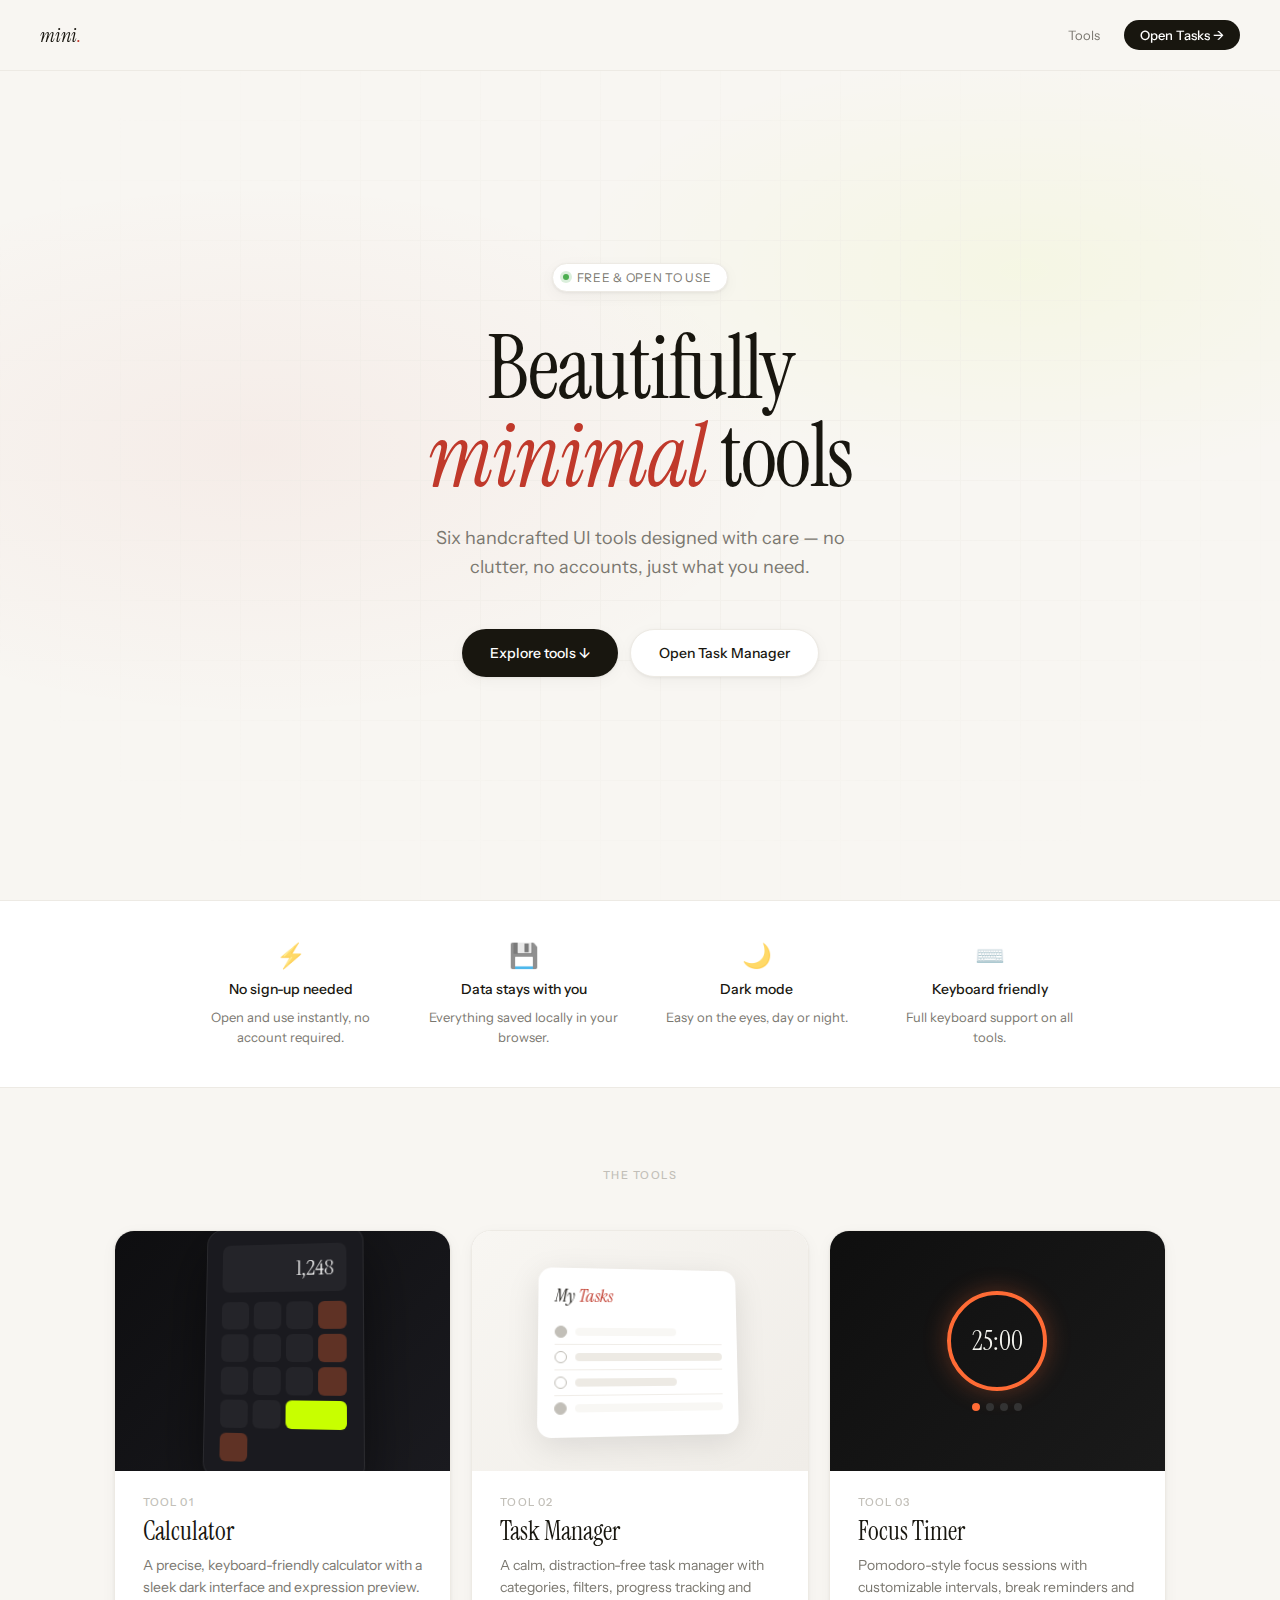
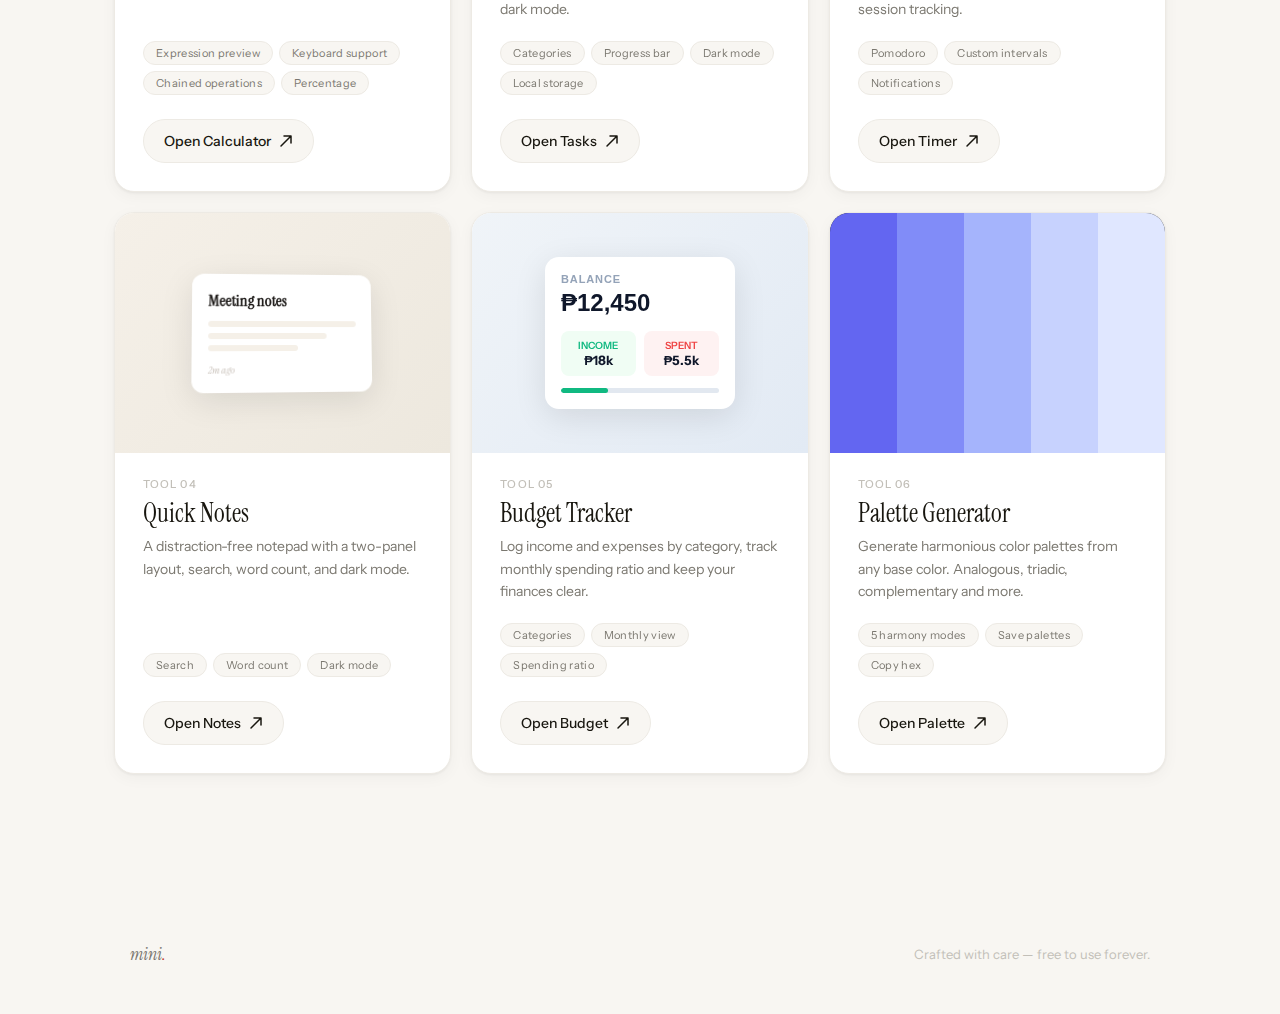
<file: index.html>
<!DOCTYPE html>
<html lang="en">
<head>
<meta charset="UTF-8">
<meta name="viewport" content="width=device-width, initial-scale=1.0">
<title>Minimal UI Kit</title>
<meta name="description" content="Two beautifully crafted, minimal UI tools. Free to use.">
<link href="https://fonts.googleapis.com/css2?family=Instrument+Serif:ital@0;1&family=Instrument+Sans:wght@400;500;600&display=swap" rel="stylesheet">
<style>
  *, *::before, *::after { box-sizing: border-box; margin: 0; padding: 0; }

  :root {
    --bg: #f8f6f2;
    --paper: #fff;
    --ink: #18160f;
    --ink2: #7a776f;
    --ink3: #c2bfb8;
    --line: #edeae4;
    --accent: #c0392b;
    --accent2: #c8ff00;
    --shadow-sm: 0 1px 3px rgba(0,0,0,0.06), 0 4px 16px rgba(0,0,0,0.04);
    --shadow-lg: 0 8px 32px rgba(0,0,0,0.08), 0 2px 8px rgba(0,0,0,0.04);
  }

  html { scroll-behavior: smooth; }

  body {
    background: var(--bg);
    font-family: 'Instrument Sans', sans-serif;
    color: var(--ink);
    min-height: 100vh;
    overflow-x: hidden;
  }

  /* ── Nav ── */
  nav {
    position: fixed;
    top: 0; left: 0; right: 0;
    z-index: 100;
    padding: 20px 40px;
    display: flex;
    align-items: center;
    justify-content: space-between;
    background: rgba(248,246,242,0.85);
    backdrop-filter: blur(12px);
    border-bottom: 1px solid var(--line);
  }

  .nav-logo {
    font-family: 'Instrument Serif', serif;
    font-size: 20px;
    font-style: italic;
    color: var(--ink);
    text-decoration: none;
  }

  .nav-logo span { color: var(--accent); }

  .nav-links {
    display: flex;
    gap: 8px;
    align-items: center;
  }

  .nav-link {
    font-size: 13px;
    color: var(--ink2);
    text-decoration: none;
    padding: 7px 16px;
    border-radius: 100px;
    transition: all 0.15s;
  }

  .nav-link:hover { color: var(--ink); background: var(--line); }

  .nav-cta {
    background: var(--ink);
    color: #fff !important;
    font-weight: 500;
  }

  .nav-cta:hover { background: var(--accent) !important; }

  /* ── Hero ── */
  .hero {
    min-height: 100vh;
    display: flex;
    flex-direction: column;
    align-items: center;
    justify-content: center;
    text-align: center;
    padding: 120px 24px 80px;
    position: relative;
  }

  .hero::before {
    content: '';
    position: absolute;
    inset: 0;
    background:
      radial-gradient(ellipse 70% 50% at 20% 50%, rgba(192,57,43,0.05) 0%, transparent 60%),
      radial-gradient(ellipse 60% 40% at 80% 30%, rgba(200,255,0,0.06) 0%, transparent 60%);
    pointer-events: none;
  }

  /* Floating grid decoration */
  .hero::after {
    content: '';
    position: absolute;
    inset: 0;
    background-image:
      linear-gradient(var(--line) 1px, transparent 1px),
      linear-gradient(90deg, var(--line) 1px, transparent 1px);
    background-size: 60px 60px;
    mask-image: radial-gradient(ellipse 80% 80% at 50% 50%, black 20%, transparent 70%);
    opacity: 0.5;
    pointer-events: none;
  }

  .hero-tag {
    display: inline-flex;
    align-items: center;
    gap: 8px;
    background: var(--paper);
    border: 1px solid var(--line);
    border-radius: 100px;
    padding: 6px 16px 6px 10px;
    font-size: 12px;
    color: var(--ink2);
    letter-spacing: 0.06em;
    text-transform: uppercase;
    margin-bottom: 32px;
    box-shadow: var(--shadow-sm);
    position: relative;
    z-index: 1;
    animation: fadeUp 0.6s ease both;
  }

  .hero-tag .dot {
    width: 6px; height: 6px;
    border-radius: 50%;
    background: #4CAF50;
    box-shadow: 0 0 0 3px rgba(76,175,80,0.2);
    animation: blink 2s ease infinite;
  }

  @keyframes blink {
    0%, 100% { opacity: 1; }
    50% { opacity: 0.4; }
  }

  h1 {
    font-family: 'Instrument Serif', serif;
    font-size: clamp(48px, 8vw, 88px);
    font-weight: 400;
    line-height: 1.0;
    letter-spacing: -0.02em;
    color: var(--ink);
    margin-bottom: 24px;
    position: relative;
    z-index: 1;
    animation: fadeUp 0.6s 0.1s ease both;
  }

  h1 em {
    font-style: italic;
    color: var(--accent);
  }

  .hero-sub {
    font-size: 18px;
    color: var(--ink2);
    max-width: 440px;
    line-height: 1.6;
    margin-bottom: 48px;
    position: relative;
    z-index: 1;
    animation: fadeUp 0.6s 0.2s ease both;
  }

  .hero-btns {
    display: flex;
    gap: 12px;
    flex-wrap: wrap;
    justify-content: center;
    position: relative;
    z-index: 1;
    animation: fadeUp 0.6s 0.3s ease both;
  }

  .btn {
    display: inline-flex;
    align-items: center;
    gap: 8px;
    padding: 14px 28px;
    border-radius: 100px;
    font-family: 'Instrument Sans', sans-serif;
    font-size: 14px;
    font-weight: 500;
    text-decoration: none;
    cursor: pointer;
    border: none;
    transition: all 0.18s ease;
  }

  .btn-primary {
    background: var(--ink);
    color: #fff;
    box-shadow: var(--shadow-sm);
  }

  .btn-primary:hover { background: var(--accent); transform: translateY(-1px); box-shadow: var(--shadow-lg); }

  .btn-secondary {
    background: var(--paper);
    color: var(--ink);
    border: 1.5px solid var(--line);
    box-shadow: var(--shadow-sm);
  }

  .btn-secondary:hover { border-color: var(--ink3); transform: translateY(-1px); }

  /* ── Cards section ── */
  .cards-section {
    padding: 80px 24px 120px;
    max-width: 1100px;
    margin: 0 auto;
  }

  .section-label {
    font-size: 11px;
    letter-spacing: 0.14em;
    text-transform: uppercase;
    color: var(--ink3);
    font-weight: 500;
    margin-bottom: 48px;
    text-align: center;
  }

  .cards {
    display: grid;
    grid-template-columns: repeat(auto-fit, minmax(280px, 1fr));
    gap: 20px;
  }

  .card {
    background: var(--paper);
    border-radius: 20px;
    border: 1.5px solid var(--line);
    overflow: hidden;
    box-shadow: var(--shadow-sm);
    transition: all 0.25s ease;
    text-decoration: none;
    color: inherit;
    display: flex;
    flex-direction: column;
    animation: fadeUp 0.6s ease both;
  }

  .card:nth-child(2) { animation-delay: 0.1s; }

  .card:hover {
    transform: translateY(-4px);
    box-shadow: var(--shadow-lg);
    border-color: var(--ink3);
  }

  .card-preview {
    height: 240px;
    display: flex;
    align-items: center;
    justify-content: center;
    position: relative;
    overflow: hidden;
  }

  /* Calculator preview */
  .preview-calc {
    background: linear-gradient(135deg, #0e0e10 0%, #1a1a1f 100%);
  }

  .preview-calc .mock {
    background: #1a1a1f;
    border-radius: 16px;
    padding: 16px;
    width: 160px;
    border: 1px solid rgba(255,255,255,0.07);
    box-shadow: 0 20px 60px rgba(0,0,0,0.5);
    transform: perspective(400px) rotateY(-6deg) rotateX(4deg);
  }

  .mock-display {
    background: #242429;
    border-radius: 8px;
    padding: 10px 12px;
    text-align: right;
    margin-bottom: 10px;
    font-family: 'Instrument Serif', serif;
    font-size: 22px;
    color: #f0f0f0;
  }

  .mock-grid {
    display: grid;
    grid-template-columns: repeat(4, 1fr);
    gap: 5px;
  }

  .mock-btn {
    height: 28px;
    border-radius: 6px;
    background: #242429;
  }

  .mock-btn.op { background: rgba(255,107,53,0.3); }
  .mock-btn.eq { background: #c8ff00; grid-column: span 2; }

  /* Task manager preview */
  .preview-task {
    background: linear-gradient(135deg, #f8f6f2 0%, #f0ede8 100%);
    padding: 24px;
  }

  .mock-task {
    background: #fff;
    border-radius: 14px;
    padding: 16px;
    width: 200px;
    box-shadow: 0 8px 32px rgba(0,0,0,0.1);
    transform: perspective(400px) rotateY(6deg) rotateX(4deg);
  }

  .mock-title {
    font-family: 'Instrument Serif', serif;
    font-size: 18px;
    font-style: italic;
    color: #1a1814;
    margin-bottom: 12px;
  }

  .mock-title span { color: #c0392b; }

  .mock-row {
    display: flex;
    align-items: center;
    gap: 8px;
    padding: 6px 0;
    border-bottom: 1px solid #f0ede8;
  }

  .mock-row:last-child { border-bottom: none; }

  .mock-circle {
    width: 12px; height: 12px;
    border-radius: 50%;
    border: 1.5px solid #c2bfb8;
    flex-shrink: 0;
  }

  .mock-circle.done {
    background: #c2bfb8;
    border-color: #c2bfb8;
  }

  .mock-line {
    height: 8px;
    border-radius: 4px;
    background: #edeae4;
    flex: 1;
  }

  .mock-line.done { opacity: 0.4; }
  .mock-line.short { max-width: 60%; }

  /* Card body */
  .card-body {
    padding: 24px 28px 28px;
    flex: 1;
    display: flex;
    flex-direction: column;
  }

  .card-tag {
    font-size: 11px;
    letter-spacing: 0.1em;
    text-transform: uppercase;
    color: var(--ink3);
    font-weight: 500;
    margin-bottom: 8px;
  }

  .card-title {
    font-family: 'Instrument Serif', serif;
    font-size: 26px;
    font-weight: 400;
    color: var(--ink);
    margin-bottom: 8px;
    line-height: 1.1;
  }

  .card-desc {
    font-size: 14px;
    color: var(--ink2);
    line-height: 1.6;
    flex: 1;
    margin-bottom: 20px;
  }

  .card-features {
    display: flex;
    flex-wrap: wrap;
    gap: 6px;
    margin-bottom: 24px;
  }

  .feature-chip {
    background: var(--bg);
    border: 1px solid var(--line);
    border-radius: 100px;
    padding: 4px 12px;
    font-size: 11px;
    color: var(--ink2);
    letter-spacing: 0.03em;
  }

  .card-link {
    display: inline-flex;
    align-items: center;
    gap: 8px;
    font-size: 14px;
    font-weight: 500;
    color: var(--ink);
    text-decoration: none;
    padding: 12px 20px;
    background: var(--bg);
    border: 1.5px solid var(--line);
    border-radius: 100px;
    transition: all 0.15s;
    align-self: flex-start;
  }

  .card-link:hover {
    background: var(--ink);
    color: #fff;
    border-color: var(--ink);
  }

  .card-link svg { transition: transform 0.15s; }
  .card-link:hover svg { transform: translate(2px, -2px); }

  /* ── Features strip ── */
  .features-strip {
    border-top: 1px solid var(--line);
    border-bottom: 1px solid var(--line);
    padding: 40px 24px;
    background: var(--paper);
  }

  .features-inner {
    max-width: 900px;
    margin: 0 auto;
    display: grid;
    grid-template-columns: repeat(auto-fit, minmax(200px, 1fr));
    gap: 32px;
    text-align: center;
  }

  .feature {
    display: flex;
    flex-direction: column;
    align-items: center;
    gap: 10px;
  }

  .feature-icon {
    font-size: 24px;
    opacity: 0.7;
  }

  .feature-name {
    font-size: 14px;
    font-weight: 500;
    color: var(--ink);
  }

  .feature-desc {
    font-size: 13px;
    color: var(--ink2);
    line-height: 1.5;
  }

  /* ── Footer ── */
  footer {
    padding: 48px 40px;
    display: flex;
    align-items: center;
    justify-content: space-between;
    flex-wrap: wrap;
    gap: 16px;
    max-width: 1100px;
    margin: 0 auto;
  }

  .footer-logo {
    font-family: 'Instrument Serif', serif;
    font-size: 18px;
    font-style: italic;
    color: var(--ink2);
    text-decoration: none;
  }

  .footer-logo span { color: var(--accent); }

  .footer-note {
    font-size: 13px;
    color: var(--ink3);
  }

  /* Animations */
  @keyframes fadeUp {
    from { opacity: 0; transform: translateY(16px); }
    to   { opacity: 1; transform: translateY(0); }
  }

  /* Scroll reveal */
  .reveal {
    opacity: 0;
    transform: translateY(20px);
    transition: opacity 0.6s ease, transform 0.6s ease;
  }
  .reveal.visible {
    opacity: 1;
    transform: translateY(0);
  }

  /* Mobile */
  @media (max-width: 600px) {
    nav { padding: 16px 20px; }
    .nav-links .nav-link:not(.nav-cta) { display: none; }
    footer { flex-direction: column; text-align: center; }
  }
</style>
</head>
<body>

<!-- Nav -->
<nav>
  <a href="#" class="nav-logo">mini<span>.</span></a>
  <div class="nav-links">
    <a href="#tools" class="nav-link">Tools</a>
    <a href="task-manager.html" class="nav-link nav-cta">Open Tasks →</a>
  </div>
</nav>

<!-- Hero -->
<section class="hero">
  <div class="hero-tag">
    <span class="dot"></span>
    Free & open to use
  </div>
  <h1>Beautifully<br><em>minimal</em> tools</h1>
  <p class="hero-sub">Six handcrafted UI tools designed with care — no clutter, no accounts, just what you need.</p>
  <div class="hero-btns">
    <a href="#tools" class="btn btn-primary">Explore tools ↓</a>
    <a href="task-manager.html" class="btn btn-secondary">Open Task Manager</a>
  </div>
</section>

<!-- Features strip -->
<div class="features-strip">
  <div class="features-inner">
    <div class="feature">
      <div class="feature-icon">⚡</div>
      <div class="feature-name">No sign-up needed</div>
      <div class="feature-desc">Open and use instantly, no account required.</div>
    </div>
    <div class="feature">
      <div class="feature-icon">💾</div>
      <div class="feature-name">Data stays with you</div>
      <div class="feature-desc">Everything saved locally in your browser.</div>
    </div>
    <div class="feature">
      <div class="feature-icon">🌙</div>
      <div class="feature-name">Dark mode</div>
      <div class="feature-desc">Easy on the eyes, day or night.</div>
    </div>
    <div class="feature">
      <div class="feature-icon">⌨️</div>
      <div class="feature-name">Keyboard friendly</div>
      <div class="feature-desc">Full keyboard support on all tools.</div>
    </div>
  </div>
</div>

<!-- Cards -->
<section class="cards-section" id="tools">
  <div class="section-label">The tools</div>
  <div class="cards">

    <!-- Calculator card -->
    <a href="calculator.html" class="card reveal">
      <div class="card-preview preview-calc">
        <div class="mock">
          <div class="mock-display">1,248</div>
          <div class="mock-grid">
            <div class="mock-btn"></div>
            <div class="mock-btn"></div>
            <div class="mock-btn"></div>
            <div class="mock-btn op"></div>
            <div class="mock-btn"></div>
            <div class="mock-btn"></div>
            <div class="mock-btn"></div>
            <div class="mock-btn op"></div>
            <div class="mock-btn"></div>
            <div class="mock-btn"></div>
            <div class="mock-btn"></div>
            <div class="mock-btn op"></div>
            <div class="mock-btn"></div>
            <div class="mock-btn"></div>
            <div class="mock-btn eq"></div>
            <div class="mock-btn op"></div>
          </div>
        </div>
      </div>
      <div class="card-body">
        <div class="card-tag">Tool 01</div>
        <div class="card-title">Calculator</div>
        <div class="card-desc">A precise, keyboard-friendly calculator with a sleek dark interface and expression preview.</div>
        <div class="card-features">
          <span class="feature-chip">Expression preview</span>
          <span class="feature-chip">Keyboard support</span>
          <span class="feature-chip">Chained operations</span>
          <span class="feature-chip">Percentage</span>
        </div>
        <span class="card-link">
          Open Calculator
          <svg width="14" height="14" viewBox="0 0 14 14" fill="none">
            <path d="M2 12L12 2M12 2H5M12 2V9" stroke="currentColor" stroke-width="1.5" stroke-linecap="round"/>
          </svg>
        </span>
      </div>
    </a>

    <!-- Task manager card -->
    <a href="task-manager.html" class="card reveal">
      <div class="card-preview preview-task">
        <div class="mock-task">
          <div class="mock-title">My <span>Tasks</span></div>
          <div class="mock-row">
            <div class="mock-circle done"></div>
            <div class="mock-line done short"></div>
          </div>
          <div class="mock-row">
            <div class="mock-circle"></div>
            <div class="mock-line"></div>
          </div>
          <div class="mock-row">
            <div class="mock-circle"></div>
            <div class="mock-line short"></div>
          </div>
          <div class="mock-row">
            <div class="mock-circle done"></div>
            <div class="mock-line done"></div>
          </div>
        </div>
      </div>
      <div class="card-body">
        <div class="card-tag">Tool 02</div>
        <div class="card-title">Task Manager</div>
        <div class="card-desc">A calm, distraction-free task manager with categories, filters, progress tracking and dark mode.</div>
        <div class="card-features">
          <span class="feature-chip">Categories</span>
          <span class="feature-chip">Progress bar</span>
          <span class="feature-chip">Dark mode</span>
          <span class="feature-chip">Local storage</span>
        </div>
        <span class="card-link">
          Open Tasks
          <svg width="14" height="14" viewBox="0 0 14 14" fill="none">
            <path d="M2 12L12 2M12 2H5M12 2V9" stroke="currentColor" stroke-width="1.5" stroke-linecap="round"/>
          </svg>
        </span>
      </div>
    </a>

    <!-- Pomodoro card -->
    <a href="pomodoro.html" class="card reveal">
      <div class="card-preview" style="background:linear-gradient(135deg,#0f0f0f,#1a1a1a); align-items:center; justify-content:center;">
        <div style="text-align:center;">
          <div style="width:100px;height:100px;border-radius:50%;border:4px solid #ff6b35;display:flex;align-items:center;justify-content:center;margin:0 auto 12px;box-shadow:0 0 24px rgba(255,107,53,0.3);">
            <span style="font-family:'Instrument Serif',serif;font-size:26px;color:#f5f5f0;">25:00</span>
          </div>
          <div style="display:flex;gap:6px;justify-content:center;">
            <div style="width:8px;height:8px;border-radius:50%;background:#ff6b35;"></div>
            <div style="width:8px;height:8px;border-radius:50%;background:#333;"></div>
            <div style="width:8px;height:8px;border-radius:50%;background:#333;"></div>
            <div style="width:8px;height:8px;border-radius:50%;background:#333;"></div>
          </div>
        </div>
      </div>
      <div class="card-body">
        <div class="card-tag">Tool 03</div>
        <div class="card-title">Focus Timer</div>
        <div class="card-desc">Pomodoro-style focus sessions with customizable intervals, break reminders and session tracking.</div>
        <div class="card-features">
          <span class="feature-chip">Pomodoro</span>
          <span class="feature-chip">Custom intervals</span>
          <span class="feature-chip">Notifications</span>
        </div>
        <span class="card-link">Open Timer <svg width="14" height="14" viewBox="0 0 14 14" fill="none"><path d="M2 12L12 2M12 2H5M12 2V9" stroke="currentColor" stroke-width="1.5" stroke-linecap="round"/></svg></span>
      </div>
    </a>

    <!-- Notes card -->
    <a href="notes.html" class="card reveal">
      <div class="card-preview" style="background:linear-gradient(135deg,#f5f0e8,#ede8de); padding:24px; align-items:center; justify-content:center;">
        <div style="background:#fff;border-radius:12px;padding:16px;width:180px;box-shadow:0 8px 32px rgba(0,0,0,0.1);transform:perspective(400px) rotateY(4deg) rotateX(3deg);">
          <div style="font-family:'Instrument Serif',serif;font-size:16px;font-weight:600;color:#1c1917;margin-bottom:10px;">Meeting notes</div>
          <div style="height:6px;background:#f5f0e8;border-radius:4px;margin-bottom:6px;"></div>
          <div style="height:6px;background:#f5f0e8;border-radius:4px;margin-bottom:6px;width:80%;"></div>
          <div style="height:6px;background:#f5f0e8;border-radius:4px;margin-bottom:12px;width:60%;"></div>
          <div style="font-size:10px;color:#c5bdb5;font-family:'Instrument Serif',serif;font-style:italic;">2m ago</div>
        </div>
      </div>
      <div class="card-body">
        <div class="card-tag">Tool 04</div>
        <div class="card-title">Quick Notes</div>
        <div class="card-desc">A distraction-free notepad with a two-panel layout, search, word count, and dark mode.</div>
        <div class="card-features">
          <span class="feature-chip">Search</span>
          <span class="feature-chip">Word count</span>
          <span class="feature-chip">Dark mode</span>
        </div>
        <span class="card-link">Open Notes <svg width="14" height="14" viewBox="0 0 14 14" fill="none"><path d="M2 12L12 2M12 2H5M12 2V9" stroke="currentColor" stroke-width="1.5" stroke-linecap="round"/></svg></span>
      </div>
    </a>

    <!-- Budget card -->
    <a href="budget.html" class="card reveal">
      <div class="card-preview" style="background:linear-gradient(135deg,#f0f4f8,#e2eaf4); padding:24px; align-items:center; justify-content:center;">
        <div style="background:#fff;border-radius:14px;padding:16px;width:190px;box-shadow:0 8px 32px rgba(0,0,0,0.1);">
          <div style="font-family:'Syne',sans-serif;font-size:11px;font-weight:700;color:#94a3b8;letter-spacing:0.08em;text-transform:uppercase;margin-bottom:4px;">Balance</div>
          <div style="font-family:'Syne',sans-serif;font-size:24px;font-weight:700;color:#0f172a;margin-bottom:14px;">₱12,450</div>
          <div style="display:flex;gap:8px;margin-bottom:12px;">
            <div style="flex:1;background:#f0fdf4;border-radius:8px;padding:8px;text-align:center;"><div style="font-size:10px;color:#10b981;font-weight:600;">INCOME</div><div style="font-size:13px;font-weight:700;color:#0f172a;">₱18k</div></div>
            <div style="flex:1;background:#fef2f2;border-radius:8px;padding:8px;text-align:center;"><div style="font-size:10px;color:#ef4444;font-weight:600;">SPENT</div><div style="font-size:13px;font-weight:700;color:#0f172a;">₱5.5k</div></div>
          </div>
          <div style="height:5px;background:#e2e8f0;border-radius:100px;overflow:hidden;"><div style="width:30%;height:100%;background:#10b981;border-radius:100px;"></div></div>
        </div>
      </div>
      <div class="card-body">
        <div class="card-tag">Tool 05</div>
        <div class="card-title">Budget Tracker</div>
        <div class="card-desc">Log income and expenses by category, track monthly spending ratio and keep your finances clear.</div>
        <div class="card-features">
          <span class="feature-chip">Categories</span>
          <span class="feature-chip">Monthly view</span>
          <span class="feature-chip">Spending ratio</span>
        </div>
        <span class="card-link">Open Budget <svg width="14" height="14" viewBox="0 0 14 14" fill="none"><path d="M2 12L12 2M12 2H5M12 2V9" stroke="currentColor" stroke-width="1.5" stroke-linecap="round"/></svg></span>
      </div>
    </a>

    <!-- Palette card -->
    <a href="palette.html" class="card reveal">
      <div class="card-preview" style="background:#0d0d0d; padding:0; overflow:hidden;">
        <div style="display:flex;width:100%;height:100%;">
          <div style="flex:1;background:#6366f1;"></div>
          <div style="flex:1;background:#818cf8;"></div>
          <div style="flex:1;background:#a5b4fc;"></div>
          <div style="flex:1;background:#c7d2fe;"></div>
          <div style="flex:1;background:#e0e7ff;"></div>
        </div>
      </div>
      <div class="card-body">
        <div class="card-tag">Tool 06</div>
        <div class="card-title">Palette Generator</div>
        <div class="card-desc">Generate harmonious color palettes from any base color. Analogous, triadic, complementary and more.</div>
        <div class="card-features">
          <span class="feature-chip">5 harmony modes</span>
          <span class="feature-chip">Save palettes</span>
          <span class="feature-chip">Copy hex</span>
        </div>
        <span class="card-link">Open Palette <svg width="14" height="14" viewBox="0 0 14 14" fill="none"><path d="M2 12L12 2M12 2H5M12 2V9" stroke="currentColor" stroke-width="1.5" stroke-linecap="round"/></svg></span>
      </div>
    </a>

  </div>
</section>
<footer>
  <a href="#" class="footer-logo">mini<span>.</span></a>
  <div class="footer-note">Crafted with care — free to use forever.</div>
</footer>

<script>
  // Scroll reveal with fallback
  const reveals = document.querySelectorAll('.reveal');

  const observer = new IntersectionObserver(entries => {
    entries.forEach(e => {
      if (e.isIntersecting) {
        e.target.classList.add('visible');
        observer.unobserve(e.target);
      }
    });
  }, { threshold: 0.05, rootMargin: '0px 0px -40px 0px' });

  reveals.forEach(el => observer.observe(el));

  // Fallback: make all visible after 600ms regardless
  setTimeout(() => reveals.forEach(el => el.classList.add('visible')), 600);
</script>
</body>
</html>
</file>
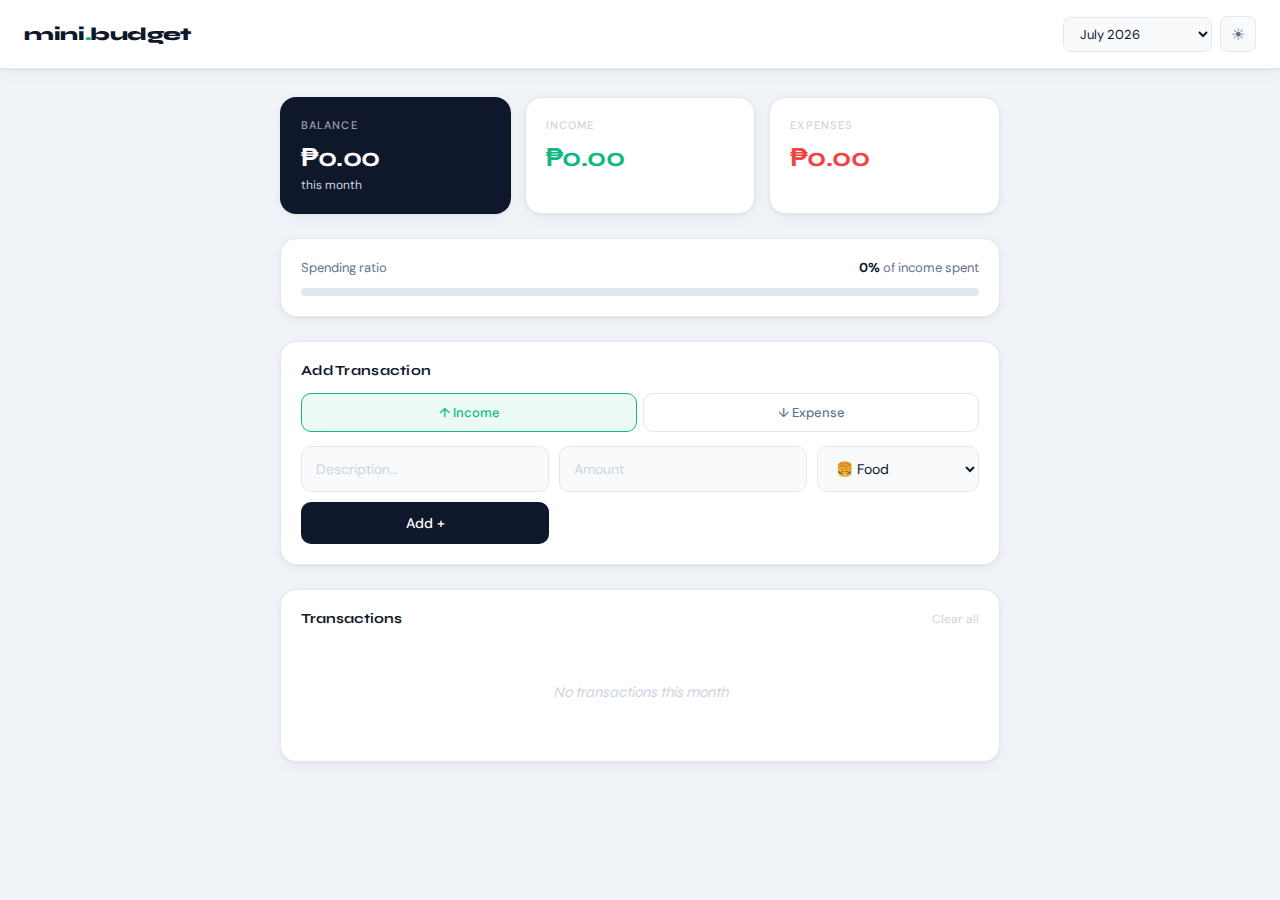
<file: budget.html>
<!DOCTYPE html>
<html lang="en">
<head>
<meta charset="UTF-8">
<meta name="viewport" content="width=device-width, initial-scale=1.0">
<title>Budget Tracker</title>
<link href="https://fonts.googleapis.com/css2?family=Syne:wght@400;600;700;800&family=DM+Sans:wght@300;400;500&display=swap" rel="stylesheet">
<style>
  *, *::before, *::after { box-sizing: border-box; margin: 0; padding: 0; }

  :root {
    --bg: #f0f4f8;
    --paper: #fff;
    --surface: #f8fafc;
    --ink: #0f172a;
    --ink2: #64748b;
    --ink3: #cbd5e1;
    --line: #e2e8f0;
    --income: #10b981;
    --income-bg: rgba(16,185,129,0.08);
    --expense: #ef4444;
    --expense-bg: rgba(239,68,68,0.08);
    --shadow: 0 1px 3px rgba(0,0,0,0.06), 0 4px 16px rgba(0,0,0,0.04);
    --shadow-lg: 0 8px 32px rgba(0,0,0,0.08);
  }

  html.dark {
    --bg: #0a0f1a;
    --paper: #111827;
    --surface: #1a2234;
    --ink: #f1f5f9;
    --ink2: #64748b;
    --ink3: #1e293b;
    --line: #1e293b;
    --shadow: 0 1px 3px rgba(0,0,0,0.3), 0 4px 16px rgba(0,0,0,0.2);
    --shadow-lg: 0 8px 32px rgba(0,0,0,0.4);
  }

  body {
    background: var(--bg);
    font-family: 'DM Sans', sans-serif;
    color: var(--ink);
    min-height: 100vh;
    padding: 0 0 80px;
    transition: background 0.3s;
  }

  /* Top bar */
  .topbar {
    background: var(--paper);
    border-bottom: 1px solid var(--line);
    padding: 16px 24px;
    display: flex;
    align-items: center;
    justify-content: space-between;
    position: sticky;
    top: 0;
    z-index: 10;
    box-shadow: var(--shadow);
  }

  .topbar-logo {
    font-family: 'Syne', sans-serif;
    font-size: 18px;
    font-weight: 800;
    color: var(--ink);
    text-decoration: none;
    letter-spacing: -0.02em;
  }

  .topbar-logo span { color: var(--income); }

  .topbar-right { display: flex; gap: 8px; align-items: center; }

  .month-select {
    background: var(--surface);
    border: 1px solid var(--line);
    border-radius: 8px;
    padding: 7px 12px;
    font-family: 'DM Sans', sans-serif;
    font-size: 13px;
    color: var(--ink);
    outline: none;
    cursor: pointer;
  }

  .icon-btn {
    background: var(--surface);
    border: 1px solid var(--line);
    border-radius: 8px;
    width: 36px; height: 36px;
    display: flex; align-items: center; justify-content: center;
    cursor: pointer;
    font-size: 16px;
    color: var(--ink2);
    transition: all 0.12s;
  }

  .icon-btn:hover { border-color: var(--ink3); color: var(--ink); }

  /* Content */
  .content {
    max-width: 760px;
    margin: 0 auto;
    padding: 28px 20px 0;
  }

  /* Balance cards */
  .balance-cards {
    display: grid;
    grid-template-columns: repeat(3, 1fr);
    gap: 14px;
    margin-bottom: 24px;
  }

  .bal-card {
    background: var(--paper);
    border-radius: 16px;
    padding: 20px;
    box-shadow: var(--shadow);
    border: 1px solid var(--line);
    transition: background 0.3s;
  }

  .bal-card.main {
    background: var(--ink);
    border-color: transparent;
    color: #fff;
  }

  html.dark .bal-card.main { background: var(--income); }

  .bal-label {
    font-size: 11px;
    letter-spacing: 0.1em;
    text-transform: uppercase;
    color: var(--ink3);
    margin-bottom: 10px;
    font-weight: 500;
  }

  .bal-card.main .bal-label { color: rgba(255,255,255,0.6); }

  .bal-amount {
    font-family: 'Syne', sans-serif;
    font-size: 26px;
    font-weight: 700;
    letter-spacing: -0.02em;
    color: var(--ink);
  }

  .bal-card.main .bal-amount { color: #fff; }

  .bal-amount.income { color: var(--income); }
  .bal-amount.expense { color: var(--expense); }

  .bal-change {
    font-size: 12px;
    color: var(--ink3);
    margin-top: 4px;
  }

  /* Progress bar */
  .spend-bar-wrap {
    background: var(--paper);
    border-radius: 16px;
    padding: 20px;
    box-shadow: var(--shadow);
    border: 1px solid var(--line);
    margin-bottom: 24px;
  }

  .spend-bar-top {
    display: flex;
    justify-content: space-between;
    font-size: 13px;
    color: var(--ink2);
    margin-bottom: 12px;
  }

  .spend-bar-top strong { color: var(--ink); }

  .spend-track {
    height: 8px;
    background: var(--line);
    border-radius: 100px;
    overflow: hidden;
  }

  .spend-fill {
    height: 100%;
    border-radius: 100px;
    background: var(--income);
    transition: width 0.5s cubic-bezier(0.4,0,0.2,1), background 0.3s;
  }

  /* Add transaction */
  .add-section {
    background: var(--paper);
    border-radius: 16px;
    padding: 20px;
    box-shadow: var(--shadow);
    border: 1px solid var(--line);
    margin-bottom: 24px;
  }

  .add-title {
    font-family: 'Syne', sans-serif;
    font-size: 14px;
    font-weight: 700;
    letter-spacing: 0.02em;
    color: var(--ink);
    margin-bottom: 14px;
  }

  .type-tabs {
    display: flex;
    gap: 6px;
    margin-bottom: 14px;
  }

  .type-tab {
    flex: 1;
    padding: 10px;
    border-radius: 10px;
    border: 1.5px solid var(--line);
    background: none;
    font-family: 'DM Sans', sans-serif;
    font-size: 13px;
    font-weight: 500;
    cursor: pointer;
    transition: all 0.15s;
    color: var(--ink2);
  }

  .type-tab.income.active { background: var(--income-bg); border-color: var(--income); color: var(--income); }
  .type-tab.expense.active { background: var(--expense-bg); border-color: var(--expense); color: var(--expense); }

  .form-row {
    display: grid;
    grid-template-columns: 1fr 1fr auto;
    gap: 10px;
  }

  .form-input {
    background: var(--surface);
    border: 1px solid var(--line);
    border-radius: 10px;
    padding: 12px 14px;
    font-family: 'DM Sans', sans-serif;
    font-size: 14px;
    color: var(--ink);
    outline: none;
    transition: border-color 0.15s;
    width: 100%;
  }

  .form-input::placeholder { color: var(--ink3); }
  .form-input:focus { border-color: var(--income); }

  .form-select {
    background: var(--surface);
    border: 1px solid var(--line);
    border-radius: 10px;
    padding: 12px 14px;
    font-family: 'DM Sans', sans-serif;
    font-size: 14px;
    color: var(--ink);
    outline: none;
    cursor: pointer;
  }

  .add-txn-btn {
    background: var(--ink);
    color: #fff;
    border: none;
    border-radius: 10px;
    padding: 12px 20px;
    font-family: 'DM Sans', sans-serif;
    font-size: 14px;
    font-weight: 500;
    cursor: pointer;
    transition: all 0.15s;
    white-space: nowrap;
  }

  .add-txn-btn:hover { opacity: 0.85; transform: scale(1.02); }

  /* Transactions list */
  .txn-section {
    background: var(--paper);
    border-radius: 16px;
    padding: 20px;
    box-shadow: var(--shadow);
    border: 1px solid var(--line);
  }

  .txn-head {
    display: flex;
    justify-content: space-between;
    align-items: center;
    margin-bottom: 16px;
  }

  .txn-title {
    font-family: 'Syne', sans-serif;
    font-size: 14px;
    font-weight: 700;
    color: var(--ink);
  }

  .clear-btn {
    background: none;
    border: none;
    font-size: 12px;
    color: var(--ink3);
    cursor: pointer;
    transition: color 0.12s;
    font-family: 'DM Sans', sans-serif;
  }

  .clear-btn:hover { color: var(--expense); }

  .txn-group-label {
    font-size: 11px;
    letter-spacing: 0.08em;
    text-transform: uppercase;
    color: var(--ink3);
    font-weight: 500;
    margin: 16px 0 8px;
  }

  .txn-item {
    display: flex;
    align-items: center;
    gap: 12px;
    padding: 10px 0;
    border-bottom: 1px solid var(--line);
    animation: slideIn 0.2s ease both;
  }

  .txn-item:last-child { border-bottom: none; }

  @keyframes slideIn {
    from { opacity: 0; transform: translateY(-6px); }
    to { opacity: 1; transform: translateY(0); }
  }

  .txn-icon {
    width: 36px; height: 36px;
    border-radius: 50%;
    display: flex; align-items: center; justify-content: center;
    font-size: 16px;
    flex-shrink: 0;
  }

  .txn-icon.income { background: var(--income-bg); }
  .txn-icon.expense { background: var(--expense-bg); }

  .txn-info { flex: 1; min-width: 0; }

  .txn-desc {
    font-size: 14px;
    font-weight: 500;
    color: var(--ink);
    white-space: nowrap;
    overflow: hidden;
    text-overflow: ellipsis;
  }

  .txn-meta {
    font-size: 11px;
    color: var(--ink3);
    margin-top: 2px;
  }

  .txn-amount {
    font-family: 'Syne', sans-serif;
    font-size: 15px;
    font-weight: 600;
    flex-shrink: 0;
  }

  .txn-amount.income { color: var(--income); }
  .txn-amount.expense { color: var(--expense); }

  .txn-del {
    background: none;
    border: none;
    color: var(--ink3);
    cursor: pointer;
    font-size: 14px;
    padding: 4px;
    transition: color 0.12s;
    opacity: 0;
    transition: opacity 0.12s;
  }

  .txn-item:hover .txn-del { opacity: 1; }
  .txn-del:hover { color: var(--expense); }

  .empty-txn {
    text-align: center;
    padding: 40px;
    color: var(--ink3);
    font-family: 'Syne', sans-serif;
    font-style: italic;
    font-size: 15px;
  }

  @media (max-width: 500px) {
    .balance-cards { grid-template-columns: 1fr; }
    .form-row { grid-template-columns: 1fr 1fr; }
    .add-txn-btn { grid-column: span 2; }
  }
</style>
</head>
<body>

<div class="topbar">
  <a href="index.html" class="topbar-logo">mini<span>.</span>budget</a>
  <div class="topbar-right">
    <select class="month-select" id="month-sel" onchange="render()"></select>
    <button class="icon-btn" onclick="toggleTheme()" id="theme-btn">☀︎</button>
  </div>
</div>

<div class="content">
  <!-- Balance cards -->
  <div class="balance-cards">
    <div class="bal-card main">
      <div class="bal-label">Balance</div>
      <div class="bal-amount" id="bal-total">₱0.00</div>
      <div class="bal-change" id="bal-change">this month</div>
    </div>
    <div class="bal-card">
      <div class="bal-label">Income</div>
      <div class="bal-amount income" id="bal-income">₱0.00</div>
    </div>
    <div class="bal-card">
      <div class="bal-label">Expenses</div>
      <div class="bal-amount expense" id="bal-expense">₱0.00</div>
    </div>
  </div>

  <!-- Spend bar -->
  <div class="spend-bar-wrap">
    <div class="spend-bar-top">
      <span>Spending ratio</span>
      <span><strong id="spend-pct">0%</strong> of income spent</span>
    </div>
    <div class="spend-track">
      <div class="spend-fill" id="spend-fill" style="width:0%"></div>
    </div>
  </div>

  <!-- Add transaction -->
  <div class="add-section">
    <div class="add-title">Add Transaction</div>
    <div class="type-tabs">
      <button class="type-tab income active" id="tab-income" onclick="setType('income')">↑ Income</button>
      <button class="type-tab expense" id="tab-expense" onclick="setType('expense')">↓ Expense</button>
    </div>
    <div class="form-row">
      <input class="form-input" id="txn-desc" placeholder="Description…" maxlength="40">
      <input class="form-input" id="txn-amount" type="number" placeholder="Amount" min="0" step="0.01">
      <select class="form-select" id="txn-cat">
        <option value="🍔 Food">🍔 Food</option>
        <option value="🚗 Transport">🚗 Transport</option>
        <option value="🏠 Housing">🏠 Housing</option>
        <option value="💊 Health">💊 Health</option>
        <option value="🎮 Entertainment">🎮 Entertainment</option>
        <option value="💼 Work">💼 Work</option>
        <option value="🛒 Shopping">🛒 Shopping</option>
        <option value="📚 Education">📚 Education</option>
        <option value="💰 Salary">💰 Salary</option>
        <option value="📦 Other">📦 Other</option>
      </select>
      <button class="add-txn-btn" onclick="addTxn()">Add +</button>
    </div>
  </div>

  <!-- Transactions -->
  <div class="txn-section">
    <div class="txn-head">
      <div class="txn-title">Transactions</div>
      <button class="clear-btn" onclick="clearAll()">Clear all</button>
    </div>
    <div id="txn-list"></div>
  </div>
</div>

<script>
  let txns = JSON.parse(localStorage.getItem('budget_v1') || '[]');
  let txnType = 'income';
  const CURRENCY = '₱';

  // Dark mode
  if (localStorage.getItem('budget_theme') === 'dark') {
    document.documentElement.classList.add('dark');
    document.getElementById('theme-btn').textContent = '☽';
  }

  function toggleTheme() {
    const d = document.documentElement.classList.toggle('dark');
    document.getElementById('theme-btn').textContent = d ? '☽' : '☀︎';
    localStorage.setItem('budget_theme', d ? 'dark' : 'light');
  }

  // Month selector
  function buildMonthSel() {
    const sel = document.getElementById('month-sel');
    const now = new Date();
    for (let i = 0; i < 12; i++) {
      const d = new Date(now.getFullYear(), now.getMonth() - i, 1);
      const val = `${d.getFullYear()}-${String(d.getMonth()+1).padStart(2,'0')}`;
      const label = d.toLocaleDateString('en-US', { month: 'long', year: 'numeric' });
      const opt = document.createElement('option');
      opt.value = val; opt.textContent = label;
      if (i === 0) opt.selected = true;
      sel.appendChild(opt);
    }
  }

  function getMonth() { return document.getElementById('month-sel').value; }

  function fmt(n) { return CURRENCY + Math.abs(n).toLocaleString('en-US', { minimumFractionDigits: 2, maximumFractionDigits: 2 }); }

  function setType(t) {
    txnType = t;
    document.getElementById('tab-income').classList.toggle('active', t === 'income');
    document.getElementById('tab-expense').classList.toggle('active', t === 'expense');
  }

  function addTxn() {
    const desc = document.getElementById('txn-desc').value.trim();
    const amount = parseFloat(document.getElementById('txn-amount').value);
    const cat = document.getElementById('txn-cat').value;
    if (!desc || isNaN(amount) || amount <= 0) {
      document.getElementById('txn-desc').focus();
      return;
    }
    txns.unshift({ id: Date.now(), type: txnType, desc, amount, cat, date: Date.now() });
    localStorage.setItem('budget_v1', JSON.stringify(txns));
    document.getElementById('txn-desc').value = '';
    document.getElementById('txn-amount').value = '';
    render();
  }

  function deleteTxn(id) {
    txns = txns.filter(t => t.id !== id);
    localStorage.setItem('budget_v1', JSON.stringify(txns));
    render();
  }

  function clearAll() {
    if (!confirm('Clear all transactions?')) return;
    txns = [];
    localStorage.setItem('budget_v1', JSON.stringify(txns));
    render();
  }

  function render() {
    const month = getMonth();
    const monthTxns = txns.filter(t => {
      const d = new Date(t.date);
      return `${d.getFullYear()}-${String(d.getMonth()+1).padStart(2,'0')}` === month;
    });

    const income = monthTxns.filter(t => t.type === 'income').reduce((s,t) => s + t.amount, 0);
    const expense = monthTxns.filter(t => t.type === 'expense').reduce((s,t) => s + t.amount, 0);
    const balance = income - expense;

    document.getElementById('bal-total').textContent = fmt(balance);
    document.getElementById('bal-income').textContent = fmt(income);
    document.getElementById('bal-expense').textContent = fmt(expense);

    const pct = income > 0 ? Math.min(100, Math.round((expense / income) * 100)) : 0;
    document.getElementById('spend-pct').textContent = pct + '%';
    const fill = document.getElementById('spend-fill');
    fill.style.width = pct + '%';
    fill.style.background = pct > 90 ? 'var(--expense)' : pct > 60 ? '#f59e0b' : 'var(--income)';

    const list = document.getElementById('txn-list');
    if (monthTxns.length === 0) {
      list.innerHTML = '<div class="empty-txn">No transactions this month</div>';
      return;
    }

    // Group by date
    const groups = {};
    monthTxns.forEach(t => {
      const key = new Date(t.date).toLocaleDateString('en-US', { weekday: 'short', month: 'short', day: 'numeric' });
      if (!groups[key]) groups[key] = [];
      groups[key].push(t);
    });

    list.innerHTML = '';
    Object.entries(groups).forEach(([date, items]) => {
      const lbl = document.createElement('div');
      lbl.className = 'txn-group-label';
      lbl.textContent = date;
      list.appendChild(lbl);

      items.forEach(t => {
        const el = document.createElement('div');
        el.className = 'txn-item';
        el.innerHTML = `
          <div class="txn-icon ${t.type}">${t.cat.split(' ')[0]}</div>
          <div class="txn-info">
            <div class="txn-desc">${t.desc}</div>
            <div class="txn-meta">${t.cat.split(' ').slice(1).join(' ')}</div>
          </div>
          <div class="txn-amount ${t.type}">${t.type === 'income' ? '+' : '-'}${fmt(t.amount)}</div>
          <button class="txn-del" onclick="deleteTxn(${t.id})">✕</button>
        `;
        list.appendChild(el);
      });
    });
  }

  // Enter to add
  ['txn-desc','txn-amount'].forEach(id => {
    document.getElementById(id).addEventListener('keydown', e => {
      if (e.key === 'Enter') addTxn();
    });
  });

  buildMonthSel();
  render();
</script>
</body>
</html>
</file>
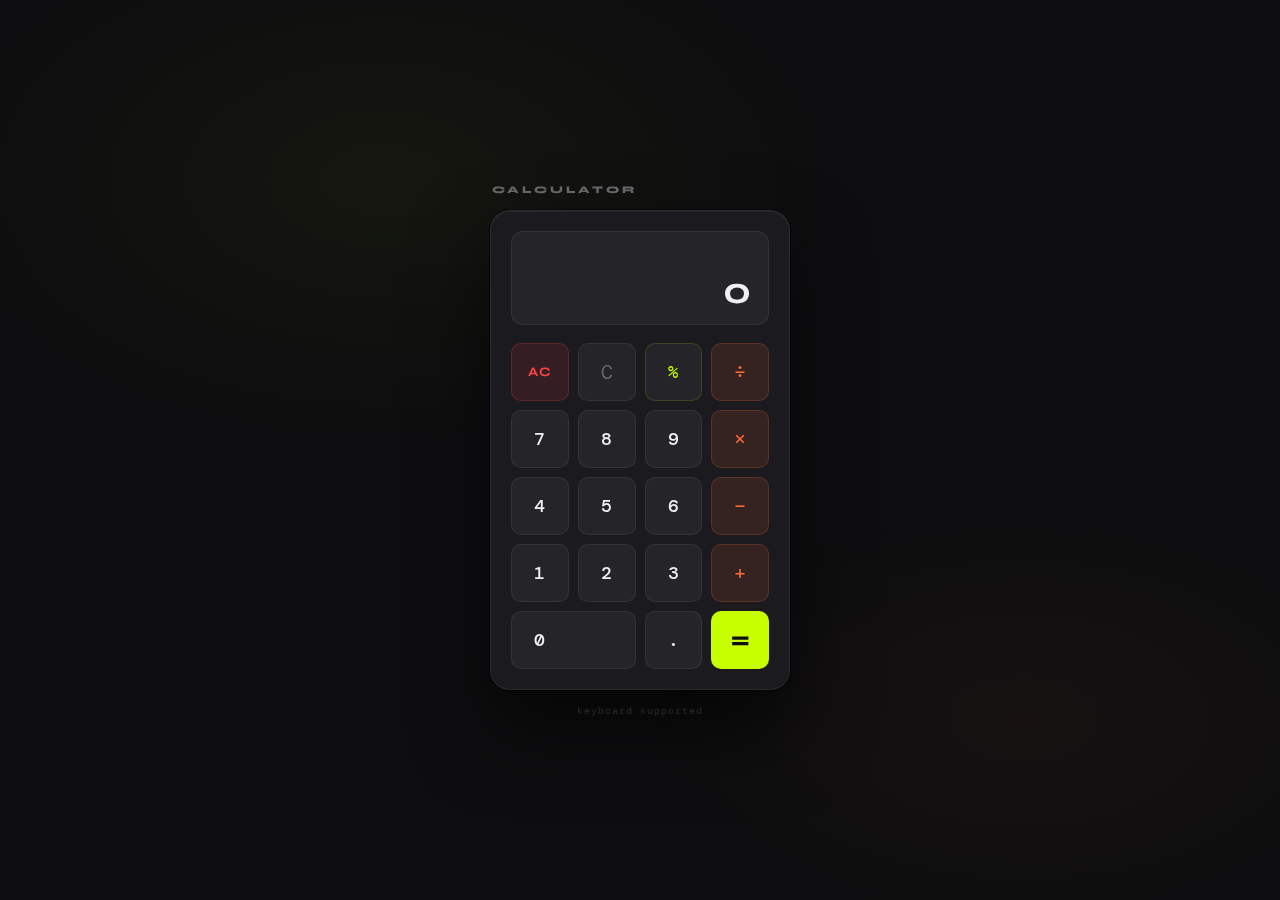
<file: calculator.html>
<!DOCTYPE html>
<html lang="en">
<head>
<meta charset="UTF-8">
<meta name="viewport" content="width=device-width, initial-scale=1.0">
<title>Calculator</title>
<link href="https://fonts.googleapis.com/css2?family=DM+Mono:wght@300;400;500&family=Syne:wght@700;800&display=swap" rel="stylesheet">
<style>
  *, *::before, *::after { box-sizing: border-box; margin: 0; padding: 0; }

  :root {
    --bg: #0e0e10;
    --surface: #1a1a1f;
    --surface2: #242429;
    --border: rgba(255,255,255,0.07);
    --text: #f0f0f0;
    --sub: #666;
    --accent: #c8ff00;
    --accent-dim: rgba(200,255,0,0.12);
    --op: #ff6b35;
    --op-dim: rgba(255,107,53,0.12);
    --eq: #c8ff00;
    --red: #ff4444;
  }

  body {
    min-height: 100vh;
    display: flex;
    align-items: center;
    justify-content: center;
    background: var(--bg);
    font-family: 'DM Mono', monospace;
    overflow: hidden;
  }

  body::before {
    content: '';
    position: fixed;
    inset: 0;
    background:
      radial-gradient(ellipse 60% 50% at 30% 20%, rgba(200,255,0,0.04) 0%, transparent 60%),
      radial-gradient(ellipse 50% 40% at 80% 80%, rgba(255,107,53,0.04) 0%, transparent 60%);
    pointer-events: none;
  }

  .calc-wrap {
    position: relative;
  }

  .label {
    font-family: 'Syne', sans-serif;
    font-size: 10px;
    font-weight: 800;
    letter-spacing: 0.3em;
    text-transform: uppercase;
    color: var(--sub);
    margin-bottom: 14px;
    padding-left: 2px;
  }

  .calculator {
    background: var(--surface);
    border-radius: 20px;
    border: 1px solid var(--border);
    padding: 20px;
    width: 300px;
    box-shadow:
      0 0 0 1px rgba(0,0,0,0.5),
      0 40px 80px rgba(0,0,0,0.6),
      inset 0 1px 0 rgba(255,255,255,0.06);
  }

  /* Display */
  .display-wrap {
    background: var(--surface2);
    border-radius: 12px;
    border: 1px solid var(--border);
    padding: 16px 18px 14px;
    margin-bottom: 18px;
    min-height: 90px;
    display: flex;
    flex-direction: column;
    justify-content: flex-end;
    align-items: flex-end;
    overflow: hidden;
    position: relative;
  }

  .expression {
    font-size: 13px;
    color: var(--sub);
    margin-bottom: 6px;
    min-height: 18px;
    letter-spacing: 0.05em;
    transition: all 0.15s;
    text-align: right;
    word-break: break-all;
  }

  .main-display {
    font-family: 'Syne', sans-serif;
    font-size: 38px;
    font-weight: 700;
    color: var(--text);
    letter-spacing: -0.02em;
    line-height: 1;
    transition: all 0.1s;
    word-break: break-all;
    text-align: right;
  }

  .main-display.big { font-size: 38px; }
  .main-display.medium { font-size: 28px; }
  .main-display.small { font-size: 20px; }

  .main-display.pulse {
    animation: pulse 0.1s ease;
  }

  @keyframes pulse {
    0% { transform: scale(1); }
    50% { transform: scale(0.97); }
    100% { transform: scale(1); }
  }

  .main-display.error { color: var(--red); }

  /* Buttons grid */
  .buttons {
    display: grid;
    grid-template-columns: repeat(4, 1fr);
    gap: 9px;
  }

  button {
    border: none;
    border-radius: 10px;
    cursor: pointer;
    font-family: 'DM Mono', monospace;
    font-size: 17px;
    font-weight: 400;
    padding: 0;
    height: 58px;
    display: flex;
    align-items: center;
    justify-content: center;
    position: relative;
    overflow: hidden;
    transition: transform 0.08s ease, opacity 0.08s ease;
    -webkit-tap-highlight-color: transparent;
    outline: none;
  }

  button:active {
    transform: scale(0.92);
  }

  button::after {
    content: '';
    position: absolute;
    inset: 0;
    background: white;
    opacity: 0;
    transition: opacity 0.15s;
    border-radius: inherit;
  }

  button:hover::after { opacity: 0.04; }
  button:active::after { opacity: 0.08; }

  /* Number buttons */
  button.num {
    background: var(--surface2);
    color: var(--text);
    border: 1px solid var(--border);
    font-size: 18px;
    font-weight: 500;
  }

  /* Operator buttons */
  button.op {
    background: var(--op-dim);
    color: var(--op);
    border: 1px solid rgba(255,107,53,0.2);
    font-size: 20px;
  }

  /* Zero button (wide) */
  button.zero {
    grid-column: span 2;
    justify-content: flex-start;
    padding-left: 22px;
  }

  /* Equals */
  button.eq {
    background: var(--accent);
    color: #0e0e10;
    border: none;
    font-family: 'Syne', sans-serif;
    font-size: 22px;
    font-weight: 800;
  }

  button.eq:hover::after { opacity: 0.1; }

  /* Clear */
  button.clr {
    background: rgba(255,68,68,0.12);
    color: var(--red);
    border: 1px solid rgba(255,68,68,0.2);
    font-family: 'Syne', sans-serif;
    font-weight: 700;
    font-size: 13px;
    letter-spacing: 0.08em;
  }

  /* Backspace */
  button.back {
    background: var(--surface2);
    color: var(--sub);
    border: 1px solid var(--border);
    font-size: 20px;
  }

  /* Percent */
  button.pct {
    background: var(--surface2);
    color: var(--accent);
    border: 1px solid rgba(200,255,0,0.15);
  }

  /* Active operator highlight */
  button.op.active {
    background: rgba(255,107,53,0.25);
    border-color: rgba(255,107,53,0.5);
    box-shadow: 0 0 12px rgba(255,107,53,0.2);
  }

  /* Keyboard hint */
  .hint {
    text-align: center;
    font-size: 10px;
    color: rgba(255,255,255,0.12);
    margin-top: 14px;
    letter-spacing: 0.1em;
  }
</style>
</head>
<body>

<div class="calc-wrap">
  <div class="label">Calculator</div>
  <div class="calculator">
    <div class="display-wrap">
      <div class="expression" id="expression"></div>
      <div class="main-display big" id="display">0</div>
    </div>
    <div class="buttons">
      <!-- Row 1 -->
      <button class="clr"   onclick="clearAll()">AC</button>
      <button class="back"  onclick="backspace()">C</button>
      <button class="pct"   onclick="percent()">%</button>
      <button class="op"    id="op-/" onclick="chooseOp('/')">÷</button>

      <!-- Row 2 -->
      <button class="num" onclick="appendNum('7')">7</button>
      <button class="num" onclick="appendNum('8')">8</button>
      <button class="num" onclick="appendNum('9')">9</button>
      <button class="op" id="op-*" onclick="chooseOp('*')">×</button>

      <!-- Row 3 -->
      <button class="num" onclick="appendNum('4')">4</button>
      <button class="num" onclick="appendNum('5')">5</button>
      <button class="num" onclick="appendNum('6')">6</button>
      <button class="op" id="op--" onclick="chooseOp('-')">−</button>

      <!-- Row 4 -->
      <button class="num" onclick="appendNum('1')">1</button>
      <button class="num" onclick="appendNum('2')">2</button>
      <button class="num" onclick="appendNum('3')">3</button>
      <button class="op" id="op-+" onclick="chooseOp('+')">+</button>

      <!-- Row 5 -->
      <button class="num zero" onclick="appendNum('0')">0</button>
      <button class="num"  onclick="appendNum('.')">.</button>
      <button class="eq"   onclick="compute()">=</button>
    </div>
  </div>
  <div class="hint">keyboard supported</div>
</div>

<script>
  let current = '';
  let previous = '';
  let operation = null;
  let justComputed = false;

  const displayEl = document.getElementById('display');
  const exprEl = document.getElementById('expression');

  const opSymbols = { '+': '+', '-': '−', '*': '×', '/': '÷' };

  function setDisplay(val, isError = false) {
    displayEl.textContent = val;
    displayEl.className = 'main-display';
    if (isError) {
      displayEl.classList.add('error', 'big');
    } else {
      const len = val.toString().length;
      if (len > 12) displayEl.classList.add('small');
      else if (len > 8) displayEl.classList.add('medium');
      else displayEl.classList.add('big');
    }
  }

  function animatePulse() {
    displayEl.classList.add('pulse');
    displayEl.addEventListener('animationend', () => displayEl.classList.remove('pulse'), { once: true });
  }

  function updateExpression() {
    if (operation && previous !== '') {
      exprEl.textContent = `${previous} ${opSymbols[operation]}`;
    } else {
      exprEl.textContent = '';
    }
  }

  function highlightOp(op) {
    document.querySelectorAll('.op').forEach(b => b.classList.remove('active'));
    if (op) {
      const btn = document.getElementById('op-' + op);
      if (btn) btn.classList.add('active');
    }
  }

  function appendNum(n) {
    if (justComputed && n !== '.') {
      current = '';
      justComputed = false;
    }
    if (n === '.' && current.includes('.')) return;
    if (n === '.' && current === '') current = '0';
    current += n;
    setDisplay(current);
    updateExpression();
  }

  function chooseOp(op) {
    if (current === '' && previous === '') return;

    if (current !== '' && previous !== '') {
      compute(true);
    }

    if (current !== '') {
      previous = current;
      current = '';
    }

    operation = op;
    justComputed = false;
    highlightOp(op);
    updateExpression();
    setDisplay(previous);
  }

  function compute(chain = false) {
    if (operation === null || previous === '') return;
    if (current === '') return;

    const prev = parseFloat(previous);
    const curr = parseFloat(current);
    let result;

    switch (operation) {
      case '+': result = prev + curr; break;
      case '-': result = prev - curr; break;
      case '*': result = prev * curr; break;
      case '/':
        if (curr === 0) {
          setDisplay('Error', true);
          exprEl.textContent = `${previous} ÷ 0`;
          current = ''; previous = ''; operation = null;
          highlightOp(null);
          return;
        }
        result = prev / curr;
        break;
      default: return;
    }

    // Handle floating point
    result = parseFloat(result.toPrecision(12));

    if (!chain) {
      exprEl.textContent = `${previous} ${opSymbols[operation]} ${current} =`;
    }

    current = result.toString();
    previous = '';
    if (!chain) {
      operation = null;
      highlightOp(null);
      justComputed = true;
    }
    animatePulse();
    setDisplay(current);
    if (chain) updateExpression();
  }

  function clearAll() {
    current = ''; previous = ''; operation = null;
    justComputed = false;
    highlightOp(null);
    setDisplay('0');
    exprEl.textContent = '';
  }

  function backspace() {
    if (justComputed) { clearAll(); return; }
    current = current.slice(0, -1);
    setDisplay(current || '0');
  }

  function percent() {
    if (current === '') return;
    current = (parseFloat(current) / 100).toString();
    setDisplay(current);
  }

  // Keyboard support
  document.addEventListener('keydown', e => {
    if (e.key >= '0' && e.key <= '9') appendNum(e.key);
    else if (e.key === '.') appendNum('.');
    else if (e.key === '+') chooseOp('+');
    else if (e.key === '-') chooseOp('-');
    else if (e.key === '*') chooseOp('*');
    else if (e.key === '/') { e.preventDefault(); chooseOp('/'); }
    else if (e.key === 'Enter' || e.key === '=') compute();
    else if (e.key === 'Backspace') backspace();
    else if (e.key === 'Escape') clearAll();
    else if (e.key === '%') percent();
  });
</script>
</body>
</html>
</file>
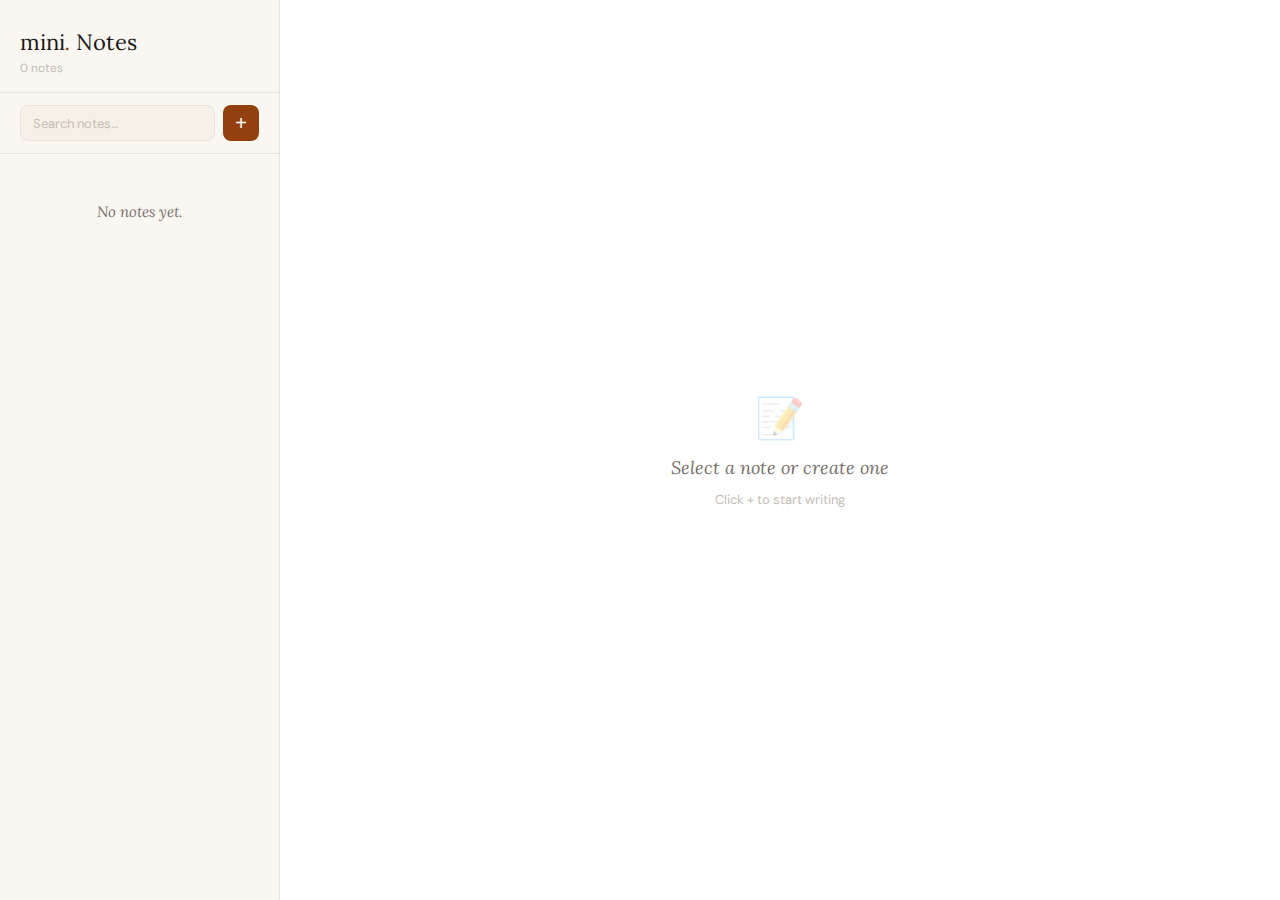
<file: notes.html>
<!DOCTYPE html>
<html lang="en">
<head>
<meta charset="UTF-8">
<meta name="viewport" content="width=device-width, initial-scale=1.0">
<title>Quick Notes</title>
<link href="https://fonts.googleapis.com/css2?family=Lora:ital,wght@0,400;0,600;1,400&family=DM+Sans:wght@300;400;500&display=swap" rel="stylesheet">
<style>
  *, *::before, *::after { box-sizing: border-box; margin: 0; padding: 0; }

  :root {
    --bg: #f5f0e8;
    --paper: #faf7f2;
    --card: #fff;
    --ink: #1c1917;
    --ink2: #78716c;
    --ink3: #c5bdb5;
    --line: #e8e2d9;
    --accent: #92400e;
    --accent-light: rgba(146,64,14,0.08);
    --shadow: 0 2px 8px rgba(0,0,0,0.06), 0 1px 2px rgba(0,0,0,0.04);
    --shadow-lg: 0 8px 32px rgba(0,0,0,0.1);
  }

  html.dark {
    --bg: #141210;
    --paper: #1c1917;
    --card: #242018;
    --ink: #f5f0e8;
    --ink2: #78716c;
    --ink3: #44403c;
    --line: #2c2820;
    --accent: #d97706;
    --accent-light: rgba(217,119,6,0.1);
    --shadow: 0 2px 8px rgba(0,0,0,0.3);
    --shadow-lg: 0 8px 32px rgba(0,0,0,0.4);
  }

  body {
    background: var(--bg);
    font-family: 'DM Sans', sans-serif;
    color: var(--ink);
    min-height: 100vh;
    transition: background 0.3s, color 0.3s;
  }

  /* Layout */
  .layout {
    display: flex;
    height: 100vh;
    overflow: hidden;
  }

  /* Sidebar */
  .sidebar {
    width: 280px;
    flex-shrink: 0;
    background: var(--paper);
    border-right: 1px solid var(--line);
    display: flex;
    flex-direction: column;
    overflow: hidden;
    transition: background 0.3s;
  }

  .sidebar-head {
    padding: 28px 20px 16px;
    border-bottom: 1px solid var(--line);
  }

  .sidebar-title {
    font-family: 'Lora', serif;
    font-size: 22px;
    font-weight: 400;
    color: var(--ink);
    margin-bottom: 4px;
  }

  .sidebar-title em { font-style: italic; color: var(--accent); }

  .note-count {
    font-size: 12px;
    color: var(--ink3);
  }

  .sidebar-actions {
    padding: 12px 20px;
    border-bottom: 1px solid var(--line);
    display: flex;
    gap: 8px;
  }

  .search-input {
    flex: 1;
    background: var(--bg);
    border: 1px solid var(--line);
    border-radius: 8px;
    padding: 8px 12px;
    font-family: 'DM Sans', sans-serif;
    font-size: 13px;
    color: var(--ink);
    outline: none;
    transition: border-color 0.15s;
  }

  .search-input::placeholder { color: var(--ink3); }
  .search-input:focus { border-color: var(--accent); }

  .new-btn {
    background: var(--accent);
    color: #fff;
    border: none;
    border-radius: 8px;
    width: 36px;
    height: 36px;
    font-size: 20px;
    cursor: pointer;
    display: flex;
    align-items: center;
    justify-content: center;
    transition: all 0.15s;
    flex-shrink: 0;
  }

  .new-btn:hover { opacity: 0.85; transform: scale(1.05); }

  /* Note list */
  .note-list {
    flex: 1;
    overflow-y: auto;
    padding: 8px;
  }

  .note-list::-webkit-scrollbar { width: 3px; }
  .note-list::-webkit-scrollbar-thumb { background: var(--line); border-radius: 4px; }

  .note-item {
    padding: 12px 14px;
    border-radius: 10px;
    cursor: pointer;
    transition: all 0.12s;
    margin-bottom: 2px;
    border: 1.5px solid transparent;
  }

  .note-item:hover { background: var(--accent-light); }

  .note-item.active {
    background: var(--accent-light);
    border-color: rgba(146,64,14,0.2);
  }

  html.dark .note-item.active { border-color: rgba(217,119,6,0.25); }

  .note-item-title {
    font-size: 14px;
    font-weight: 500;
    color: var(--ink);
    margin-bottom: 4px;
    white-space: nowrap;
    overflow: hidden;
    text-overflow: ellipsis;
  }

  .note-item-preview {
    font-size: 12px;
    color: var(--ink3);
    white-space: nowrap;
    overflow: hidden;
    text-overflow: ellipsis;
    margin-bottom: 4px;
  }

  .note-item-date {
    font-size: 11px;
    color: var(--ink3);
  }

  .note-empty-state {
    text-align: center;
    padding: 40px 20px;
    color: var(--ink3);
  }

  .note-empty-state p {
    font-family: 'Lora', serif;
    font-style: italic;
    font-size: 15px;
    color: var(--ink2);
  }

  /* Editor */
  .editor {
    flex: 1;
    display: flex;
    flex-direction: column;
    background: var(--card);
    overflow: hidden;
    transition: background 0.3s;
  }

  .editor-toolbar {
    padding: 16px 32px;
    border-bottom: 1px solid var(--line);
    display: flex;
    align-items: center;
    justify-content: space-between;
    gap: 12px;
  }

  .editor-meta {
    font-size: 12px;
    color: var(--ink3);
  }

  .toolbar-right {
    display: flex;
    gap: 8px;
    align-items: center;
  }

  .tool-btn {
    background: none;
    border: 1px solid var(--line);
    color: var(--ink2);
    border-radius: 6px;
    padding: 6px 12px;
    font-family: 'DM Sans', sans-serif;
    font-size: 12px;
    cursor: pointer;
    transition: all 0.12s;
  }

  .tool-btn:hover { color: var(--ink); border-color: var(--ink3); }

  .tool-btn.danger:hover { color: #ef4444; border-color: #ef4444; }

  .theme-btn {
    background: none;
    border: 1px solid var(--line);
    color: var(--ink2);
    border-radius: 6px;
    width: 32px; height: 32px;
    cursor: pointer;
    display: flex;
    align-items: center;
    justify-content: center;
    font-size: 14px;
    transition: all 0.12s;
  }

  .theme-btn:hover { border-color: var(--ink3); color: var(--ink); }

  .editor-title-input {
    width: 100%;
    background: none;
    border: none;
    outline: none;
    font-family: 'Lora', serif;
    font-size: 28px;
    font-weight: 600;
    color: var(--ink);
    padding: 28px 32px 8px;
    resize: none;
  }

  .editor-title-input::placeholder { color: var(--ink3); }

  .editor-body {
    flex: 1;
    width: 100%;
    background: none;
    border: none;
    outline: none;
    font-family: 'Lora', serif;
    font-size: 16px;
    line-height: 1.8;
    color: var(--ink);
    padding: 8px 32px 32px;
    resize: none;
    overflow-y: auto;
  }

  .editor-body::placeholder { color: var(--ink3); font-style: italic; }
  .editor-body::-webkit-scrollbar { width: 3px; }
  .editor-body::-webkit-scrollbar-thumb { background: var(--line); }

  /* No note selected */
  .no-note {
    flex: 1;
    display: flex;
    flex-direction: column;
    align-items: center;
    justify-content: center;
    color: var(--ink3);
    gap: 12px;
  }

  .no-note-icon { font-size: 40px; opacity: 0.3; }

  .no-note p {
    font-family: 'Lora', serif;
    font-style: italic;
    font-size: 18px;
    color: var(--ink2);
  }

  .no-note small { font-size: 13px; color: var(--ink3); }

  /* Word count bar */
  .word-bar {
    padding: 8px 32px;
    border-top: 1px solid var(--line);
    font-size: 11px;
    color: var(--ink3);
    display: flex;
    gap: 16px;
    letter-spacing: 0.04em;
  }

  @keyframes fadeIn {
    from { opacity: 0; }
    to { opacity: 1; }
  }

  .editor-title-input, .editor-body { animation: fadeIn 0.2s ease; }

  /* Mobile */
  @media (max-width: 640px) {
    .layout { flex-direction: column; }

    .sidebar {
      width: 100%;
      height: 100vh;
      position: fixed;
      top: 0; left: 0;
      z-index: 20;
      transform: translateX(-100%);
      transition: transform 0.3s cubic-bezier(0.4,0,0.2,1);
      box-shadow: 4px 0 24px rgba(0,0,0,0.12);
    }

    .sidebar.open { transform: translateX(0); }

    .editor { width: 100%; height: 100vh; }

    .mobile-bar {
      display: flex !important;
      align-items: center;
      justify-content: space-between;
      padding: 12px 16px;
      background: var(--paper);
      border-bottom: 1px solid var(--line);
      position: sticky;
      top: 0;
      z-index: 10;
    }

    .mobile-menu-btn {
      background: none;
      border: 1px solid var(--line);
      border-radius: 8px;
      width: 36px; height: 36px;
      display: flex; align-items: center; justify-content: center;
      font-size: 16px;
      cursor: pointer;
      color: var(--ink2);
      transition: all 0.12s;
    }

    .mobile-menu-btn:hover { color: var(--ink); border-color: var(--ink3); }

    .mobile-title {
      font-family: 'Lora', serif;
      font-size: 16px;
      font-style: italic;
      color: var(--ink);
    }

    .sidebar-close {
      display: flex !important;
    }

    .editor-toolbar { padding: 12px 16px; }
    .editor-title-input { padding: 20px 16px 8px; font-size: 22px; }
    .editor-body { padding: 8px 16px 20px; font-size: 15px; }
    .word-bar { padding: 8px 16px; }

    .overlay {
      display: none;
      position: fixed;
      inset: 0;
      background: rgba(0,0,0,0.4);
      z-index: 15;
      backdrop-filter: blur(2px);
    }

    .overlay.show { display: block; }
  }

  /* Hide mobile-only elements on desktop */
  .mobile-bar { display: none; }
  .sidebar-close { display: none; }
</style>
</head>
<body>

<div class="overlay" id="overlay" onclick="closeSidebar()"></div>

<div class="layout">
  <!-- Mobile top bar -->
  <div class="mobile-bar">
    <button class="mobile-menu-btn" onclick="openSidebar()">☰</button>
    <div class="mobile-title" id="mobile-title">Notes</div>
    <button class="mobile-menu-btn" onclick="newNote()">+</button>
  </div>

  <!-- Sidebar -->
  <div class="sidebar" id="sidebar">
    <div class="sidebar-head" style="display:flex; align-items:flex-start; justify-content:space-between;">
      <div>
        <div class="sidebar-title"><a href="index.html" style="text-decoration:none;color:inherit">mini<em>.</em></a> Notes</div>
        <div class="note-count" id="note-count">0 notes</div>
      </div>
      <button class="sidebar-close mobile-menu-btn" onclick="closeSidebar()" style="margin-top:4px;">✕</button>
    </div>
    <div class="sidebar-actions">
      <input class="search-input" id="search" placeholder="Search notes…" oninput="renderList()">
      <button class="new-btn" onclick="newNote()" title="New note">+</button>
    </div>
    <div class="note-list" id="note-list"></div>
  </div>

  <!-- Editor -->
  <div class="editor" id="editor-pane">
    <div id="no-note" class="no-note">
      <div class="no-note-icon">📝</div>
      <p>Select a note or create one</p>
      <small>Click + to start writing</small>
    </div>
    <div id="editor-inner" style="display:none; flex-direction:column; flex:1; overflow:hidden;">
      <div class="editor-toolbar">
        <div class="editor-meta" id="editor-meta"></div>
        <div class="toolbar-right">
          <button class="theme-btn" onclick="toggleTheme()" id="theme-btn">☀︎</button>
          <button class="tool-btn" onclick="copyNote()">Copy</button>
          <button class="tool-btn danger" onclick="deleteNote()">Delete</button>
        </div>
      </div>
      <textarea class="editor-title-input" id="note-title" placeholder="Note title…" rows="1" oninput="autoSave()"></textarea>
      <textarea class="editor-body" id="note-body" placeholder="Start writing…" oninput="autoSave(); updateWordCount()"></textarea>
      <div class="word-bar" id="word-bar">0 words · 0 characters</div>
    </div>
  </div>
</div>

<script>
  let notes = JSON.parse(localStorage.getItem('notes_v1') || '[]');
  let activeId = null;
  let saveTimer = null;

  // Theme
  const dark = localStorage.getItem('notes_theme') === 'dark';
  if (dark) { document.documentElement.classList.add('dark'); document.getElementById('theme-btn').textContent = '☽'; }

  function toggleTheme() {
    const isDark = document.documentElement.classList.toggle('dark');
    document.getElementById('theme-btn').textContent = isDark ? '☽' : '☀︎';
    localStorage.setItem('notes_theme', isDark ? 'dark' : 'light');
  }

  function save() { localStorage.setItem('notes_v1', JSON.stringify(notes)); }

  function openSidebar() {
    document.getElementById('sidebar').classList.add('open');
    document.getElementById('overlay').classList.add('show');
  }

  function closeSidebar() {
    document.getElementById('sidebar').classList.remove('open');
    document.getElementById('overlay').classList.remove('show');
  }

  function newNote() {
    const note = { id: Date.now(), title: '', body: '', updated: Date.now() };
    notes.unshift(note);
    save();
    renderList();
    openNote(note.id);
    setTimeout(() => document.getElementById('note-title').focus(), 50);
  }

  function openNote(id) {
    activeId = id;
    const note = notes.find(n => n.id === id);
    if (!note) return;
    document.getElementById('no-note').style.display = 'none';
    const inner = document.getElementById('editor-inner');
    inner.style.display = 'flex';
    document.getElementById('note-title').value = note.title;
    document.getElementById('note-body').value = note.body;
    updateWordCount();
    updateMeta(note);
    renderList();
    // On mobile, close sidebar and show note title
    closeSidebar();
    document.getElementById('mobile-title').textContent = note.title || 'Untitled';
  }

  function autoSave() {
    clearTimeout(saveTimer);
    saveTimer = setTimeout(() => {
      const note = notes.find(n => n.id === activeId);
      if (!note) return;
      note.title = document.getElementById('note-title').value;
      note.body = document.getElementById('note-body').value;
      note.updated = Date.now();
      save();
      renderList();
      updateMeta(note);
      document.getElementById('mobile-title').textContent = note.title || 'Untitled';
    }, 400);
  }

  function deleteNote() {
    if (!activeId) return;
    notes = notes.filter(n => n.id !== activeId);
    save();
    activeId = null;
    document.getElementById('no-note').style.display = 'flex';
    document.getElementById('editor-inner').style.display = 'none';
    renderList();
  }

  function copyNote() {
    const title = document.getElementById('note-title').value;
    const body = document.getElementById('note-body').value;
    navigator.clipboard.writeText((title ? title + '\n\n' : '') + body);
    const btn = document.querySelector('.tool-btn');
    btn.textContent = 'Copied!';
    setTimeout(() => btn.textContent = 'Copy', 1500);
  }

  function updateMeta(note) {
    const d = new Date(note.updated);
    document.getElementById('editor-meta').textContent = 'Last saved ' + d.toLocaleTimeString([], { hour: '2-digit', minute: '2-digit' });
  }

  function updateWordCount() {
    const text = document.getElementById('note-body').value;
    const words = text.trim() ? text.trim().split(/\s+/).length : 0;
    document.getElementById('word-bar').textContent = `${words} word${words !== 1 ? 's' : ''} · ${text.length} characters`;
  }

  function timeAgo(ts) {
    const m = Math.floor((Date.now() - ts) / 60000);
    if (m < 1) return 'just now';
    if (m < 60) return `${m}m ago`;
    const h = Math.floor(m / 60);
    if (h < 24) return `${h}h ago`;
    return new Date(ts).toLocaleDateString('en-US', { month: 'short', day: 'numeric' });
  }

  function renderList() {
    const q = document.getElementById('search').value.toLowerCase();
    const filtered = notes.filter(n =>
      n.title.toLowerCase().includes(q) || n.body.toLowerCase().includes(q)
    );
    const list = document.getElementById('note-list');
    document.getElementById('note-count').textContent = `${notes.length} note${notes.length !== 1 ? 's' : ''}`;

    if (filtered.length === 0) {
      list.innerHTML = `<div class="note-empty-state"><p>${q ? 'No results.' : 'No notes yet.'}</p></div>`;
      return;
    }

    list.innerHTML = '';
    filtered.sort((a, b) => b.updated - a.updated).forEach(note => {
      const el = document.createElement('div');
      el.className = 'note-item' + (note.id === activeId ? ' active' : '');
      el.onclick = () => openNote(note.id);
      el.innerHTML = `
        <div class="note-item-title">${note.title || 'Untitled'}</div>
        <div class="note-item-preview">${note.body || 'No content'}</div>
        <div class="note-item-date">${timeAgo(note.updated)}</div>
      `;
      list.appendChild(el);
    });
  }

  // Keyboard shortcut: Cmd/Ctrl+N for new note
  document.addEventListener('keydown', e => {
    if ((e.metaKey || e.ctrlKey) && e.key === 'n') { e.preventDefault(); newNote(); }
  });

  renderList();
  if (notes.length > 0) openNote(notes[0].id);
</script>
</body>
</html>
</file>
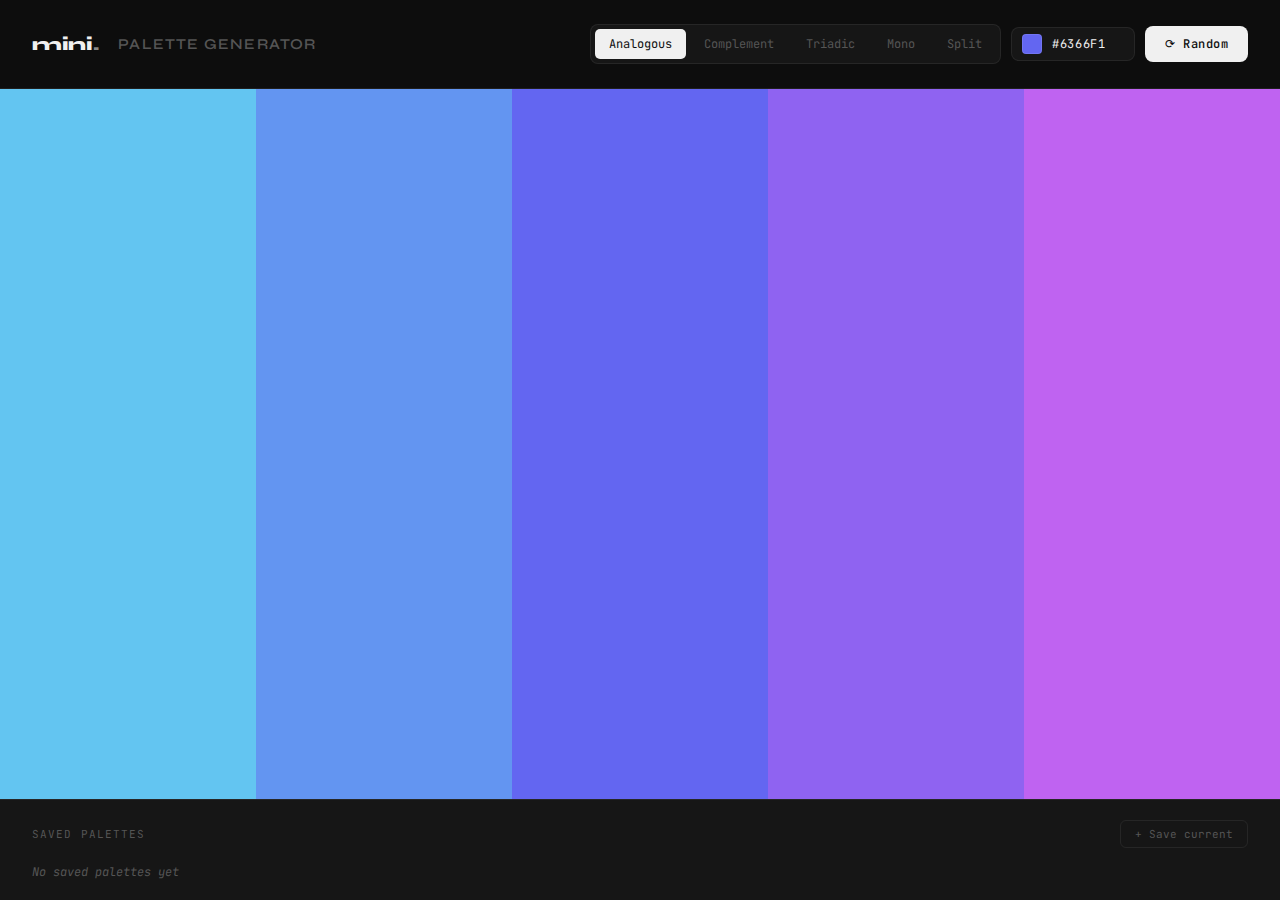
<file: palette.html>
<!DOCTYPE html>
<html lang="en">
<head>
<meta charset="UTF-8">
<meta name="viewport" content="width=device-width, initial-scale=1.0">
<title>Color Palette</title>
<link href="https://fonts.googleapis.com/css2?family=JetBrains+Mono:wght@300;400;500&family=Syne:wght@600;800&display=swap" rel="stylesheet">
<style>
  *, *::before, *::after { box-sizing: border-box; margin: 0; padding: 0; }

  :root {
    --bg: #0d0d0d;
    --surface: #161616;
    --surface2: #1e1e1e;
    --border: rgba(255,255,255,0.07);
    --text: #f0f0f0;
    --sub: #555;
    --sub2: #333;
    --accent: #fff;
    --shadow: 0 4px 24px rgba(0,0,0,0.4);
  }

  body {
    background: var(--bg);
    font-family: 'JetBrains Mono', monospace;
    color: var(--text);
    min-height: 100vh;
    display: flex;
    flex-direction: column;
  }

  /* Header */
  header {
    padding: 24px 32px;
    border-bottom: 1px solid var(--border);
    display: flex;
    align-items: center;
    justify-content: space-between;
    flex-wrap: wrap;
    gap: 16px;
  }

  .header-left { display: flex; align-items: center; gap: 20px; }

  .logo {
    font-family: 'Syne', sans-serif;
    font-size: 18px;
    font-weight: 800;
    color: var(--text);
    text-decoration: none;
    letter-spacing: -0.02em;
  }

  .logo span { color: #888; }

  h1 {
    font-family: 'Syne', sans-serif;
    font-size: 15px;
    font-weight: 600;
    color: var(--sub);
    letter-spacing: 0.08em;
    text-transform: uppercase;
  }

  /* Controls */
  .controls {
    display: flex;
    gap: 10px;
    flex-wrap: wrap;
    align-items: center;
  }

  .ctrl-group {
    display: flex;
    gap: 4px;
    background: var(--surface);
    border-radius: 8px;
    padding: 4px;
    border: 1px solid var(--border);
  }

  .ctrl-btn {
    background: none;
    border: none;
    color: var(--sub);
    font-family: 'JetBrains Mono', monospace;
    font-size: 12px;
    padding: 7px 14px;
    border-radius: 5px;
    cursor: pointer;
    transition: all 0.15s;
    white-space: nowrap;
  }

  .ctrl-btn:hover { color: var(--text); background: var(--surface2); }
  .ctrl-btn.active { background: var(--text); color: var(--bg); }

  .color-pick-wrap {
    position: relative;
    display: flex;
    align-items: center;
    gap: 10px;
    background: var(--surface);
    border: 1px solid var(--border);
    border-radius: 8px;
    padding: 6px 14px 6px 10px;
    cursor: pointer;
  }

  .color-preview {
    width: 20px; height: 20px;
    border-radius: 4px;
    border: 1px solid rgba(255,255,255,0.1);
    flex-shrink: 0;
  }

  .color-hex {
    font-size: 12px;
    color: var(--text);
    letter-spacing: 0.05em;
    min-width: 68px;
  }

  input[type="color"] {
    position: absolute;
    inset: 0;
    opacity: 0;
    cursor: pointer;
    width: 100%;
    height: 100%;
  }

  .gen-btn {
    background: var(--text);
    color: var(--bg);
    border: none;
    border-radius: 8px;
    padding: 10px 20px;
    font-family: 'JetBrains Mono', monospace;
    font-size: 12px;
    font-weight: 500;
    cursor: pointer;
    transition: all 0.15s;
    letter-spacing: 0.04em;
  }

  .gen-btn:hover { opacity: 0.85; transform: scale(1.02); }
  .gen-btn:active { transform: scale(0.97); }

  /* Palette display */
  .palette-wrap {
    flex: 1;
    display: flex;
    flex-direction: column;
    overflow: hidden;
  }

  .swatches {
    display: flex;
    flex: 1;
    min-height: 300px;
  }

  .swatch {
    flex: 1;
    display: flex;
    flex-direction: column;
    justify-content: flex-end;
    padding: 20px 16px;
    cursor: pointer;
    position: relative;
    transition: flex 0.3s cubic-bezier(0.4,0,0.2,1);
    overflow: hidden;
  }

  .swatch:hover { flex: 1.5; }

  .swatch-info {
    opacity: 0;
    transform: translateY(8px);
    transition: all 0.2s ease;
  }

  .swatch:hover .swatch-info { opacity: 1; transform: translateY(0); }

  .swatch-hex {
    font-size: 13px;
    font-weight: 500;
    letter-spacing: 0.06em;
    margin-bottom: 4px;
  }

  .swatch-name {
    font-size: 10px;
    letter-spacing: 0.1em;
    text-transform: uppercase;
    opacity: 0.7;
    margin-bottom: 10px;
  }

  .copy-pill {
    display: inline-flex;
    align-items: center;
    gap: 6px;
    background: rgba(0,0,0,0.3);
    border-radius: 100px;
    padding: 5px 12px;
    font-size: 11px;
    border: 1px solid rgba(255,255,255,0.15);
    backdrop-filter: blur(8px);
    transition: all 0.12s;
    cursor: pointer;
    width: fit-content;
  }

  .copy-pill:hover { background: rgba(0,0,0,0.5); }
  .copy-pill.copied { background: rgba(0,0,0,0.6); }

  /* Saved palettes */
  .saved-section {
    border-top: 1px solid var(--border);
    padding: 20px 32px;
    background: var(--surface);
  }

  .saved-head {
    display: flex;
    justify-content: space-between;
    align-items: center;
    margin-bottom: 16px;
  }

  .saved-label {
    font-size: 11px;
    letter-spacing: 0.1em;
    text-transform: uppercase;
    color: var(--sub);
  }

  .save-btn {
    background: none;
    border: 1px solid var(--border);
    color: var(--sub);
    border-radius: 6px;
    padding: 6px 14px;
    font-family: 'JetBrains Mono', monospace;
    font-size: 11px;
    cursor: pointer;
    transition: all 0.12s;
  }

  .save-btn:hover { color: var(--text); border-color: var(--sub); }

  .saved-list {
    display: flex;
    gap: 12px;
    flex-wrap: wrap;
  }

  .saved-palette {
    display: flex;
    border-radius: 8px;
    overflow: hidden;
    cursor: pointer;
    border: 1px solid var(--border);
    transition: all 0.15s;
    height: 40px;
  }

  .saved-palette:hover { transform: scale(1.05); box-shadow: var(--shadow); }

  .saved-swatch {
    width: 32px;
    height: 100%;
  }

  .del-saved {
    background: rgba(0,0,0,0.5);
    border: none;
    color: #fff;
    width: 24px;
    cursor: pointer;
    font-size: 12px;
    opacity: 0;
    transition: opacity 0.12s;
    display: flex;
    align-items: center;
    justify-content: center;
  }

  .saved-palette:hover .del-saved { opacity: 1; }

  .no-saved {
    font-size: 12px;
    color: var(--sub);
    font-style: italic;
  }

  /* Toast */
  .toast {
    position: fixed;
    bottom: 24px;
    left: 50%;
    transform: translateX(-50%) translateY(80px);
    background: var(--text);
    color: var(--bg);
    padding: 10px 20px;
    border-radius: 100px;
    font-size: 12px;
    font-weight: 500;
    transition: transform 0.3s ease;
    pointer-events: none;
    z-index: 100;
    white-space: nowrap;
  }

  .toast.show { transform: translateX(-50%) translateY(0); }

  @keyframes fadeUp {
    from { opacity: 0; transform: translateY(12px); }
    to   { opacity: 1; transform: translateY(0); }
  }

  .swatches { animation: fadeUp 0.4s ease both; }
</style>
</head>
<body>

<header>
  <div class="header-left">
    <a href="index.html" class="logo">mini<span>.</span></a>
    <h1>Palette Generator</h1>
  </div>
  <div class="controls">
    <div class="ctrl-group" id="harmony-tabs">
      <button class="ctrl-btn active" data-mode="analogous" onclick="setHarmony('analogous')">Analogous</button>
      <button class="ctrl-btn" data-mode="complementary" onclick="setHarmony('complementary')">Complement</button>
      <button class="ctrl-btn" data-mode="triadic" onclick="setHarmony('triadic')">Triadic</button>
      <button class="ctrl-btn" data-mode="monochromatic" onclick="setHarmony('monochromatic')">Mono</button>
      <button class="ctrl-btn" data-mode="split" onclick="setHarmony('split')">Split</button>
    </div>
    <div class="color-pick-wrap">
      <div class="color-preview" id="color-preview" style="background:#6366f1"></div>
      <div class="color-hex" id="color-hex">#6366F1</div>
      <input type="color" id="color-pick" value="#6366f1" oninput="onColorChange()" onchange="generate()">
    </div>
    <button class="gen-btn" onclick="randomize()">⟳ Random</button>
  </div>
</header>

<div class="palette-wrap">
  <div class="swatches" id="swatches"></div>

  <div class="saved-section">
    <div class="saved-head">
      <div class="saved-label">Saved palettes</div>
      <button class="save-btn" onclick="savePalette()">+ Save current</button>
    </div>
    <div class="saved-list" id="saved-list"></div>
  </div>
</div>

<div class="toast" id="toast"></div>

<script>
  let harmony = 'analogous';
  let saved = JSON.parse(localStorage.getItem('palettes_v1') || '[]');
  let currentColors = [];

  // Color utilities
  function hexToHsl(hex) {
    let r = parseInt(hex.slice(1,3),16)/255;
    let g = parseInt(hex.slice(3,5),16)/255;
    let b = parseInt(hex.slice(5,7),16)/255;
    const max = Math.max(r,g,b), min = Math.min(r,g,b);
    let h, s, l = (max+min)/2;
    if (max === min) { h = s = 0; }
    else {
      const d = max - min;
      s = l > 0.5 ? d/(2-max-min) : d/(max+min);
      switch(max) {
        case r: h = ((g-b)/d + (g<b?6:0))/6; break;
        case g: h = ((b-r)/d + 2)/6; break;
        case b: h = ((r-g)/d + 4)/6; break;
      }
    }
    return [h*360, s*100, l*100];
  }

  function hslToHex(h, s, l) {
    s /= 100; l /= 100;
    const a = s * Math.min(l, 1-l);
    const f = n => {
      const k = (n + h/30) % 12;
      const c = l - a * Math.max(-1, Math.min(k-3, 9-k, 1));
      return Math.round(255*c).toString(16).padStart(2,'0');
    };
    return '#' + f(0) + f(8) + f(4);
  }

  function isLight(hex) {
    const r = parseInt(hex.slice(1,3),16);
    const g = parseInt(hex.slice(3,5),16);
    const b = parseInt(hex.slice(5,7),16);
    return (0.299*r + 0.587*g + 0.114*b) / 255 > 0.5;
  }

  function colorName(hex) {
    const [h, s, l] = hexToHsl(hex);
    if (s < 10) return l < 30 ? 'Dark' : l > 70 ? 'Light' : 'Gray';
    const hues = ['Red','Orange','Yellow','Yellow-Green','Green','Teal','Cyan','Blue','Indigo','Violet','Purple','Pink'];
    const name = hues[Math.round(h/30) % 12];
    const lum = l < 35 ? 'Dark ' : l > 65 ? 'Light ' : '';
    const sat = s < 30 ? 'Muted ' : s > 80 ? 'Vivid ' : '';
    return sat + lum + name;
  }

  function generateColors(hex, mode) {
    const [h, s, l] = hexToHsl(hex);
    switch(mode) {
      case 'analogous':
        return [-40,-20,0,20,40].map(d => hslToHex((h+d+360)%360, s, l));
      case 'complementary':
        return [0,20,-20].map(d => hslToHex(h,s,l+d))
          .concat([0,20].map(d => hslToHex((h+180)%360,s,l+d)));
      case 'triadic':
        return [
          hslToHex(h,s,l),
          hslToHex(h,s,l-15),
          hslToHex((h+120)%360,s,l),
          hslToHex((h+120)%360,s,l-15),
          hslToHex((h+240)%360,s,l),
        ];
      case 'monochromatic':
        return [20,35,50,65,80].map(lv => hslToHex(h, s, lv));
      case 'split':
        return [
          hslToHex(h,s,l),
          hslToHex(h,s,l-15),
          hslToHex((h+150)%360,s,l),
          hslToHex((h+150)%360,s,l-10),
          hslToHex((h+210)%360,s,l),
        ];
      default: return [hex];
    }
  }

  function setHarmony(m) {
    harmony = m;
    document.querySelectorAll('.ctrl-btn[data-mode]').forEach(b => b.classList.toggle('active', b.dataset.mode === m));
    generate();
  }

  function onColorChange() {
    const hex = document.getElementById('color-pick').value;
    document.getElementById('color-preview').style.background = hex;
    document.getElementById('color-hex').textContent = hex.toUpperCase();
    generate();
  }

  function generate() {
    const hex = document.getElementById('color-pick').value;
    currentColors = generateColors(hex, harmony);
    renderSwatches();
  }

  function randomize() {
    const h = Math.random() * 360;
    const s = 50 + Math.random() * 40;
    const l = 40 + Math.random() * 20;
    const hex = hslToHex(h, s, l);
    document.getElementById('color-pick').value = hex;
    document.getElementById('color-preview').style.background = hex;
    document.getElementById('color-hex').textContent = hex.toUpperCase();
    generate();
  }

  function renderSwatches() {
    const wrap = document.getElementById('swatches');
    wrap.innerHTML = '';
    currentColors.forEach((color, i) => {
      const light = isLight(color);
      const textColor = light ? 'rgba(0,0,0,0.85)' : 'rgba(255,255,255,0.9)';
      const el = document.createElement('div');
      el.className = 'swatch';
      el.style.background = color;
      el.style.color = textColor;
      el.innerHTML = `
        <div class="swatch-info">
          <div class="swatch-hex">${color.toUpperCase()}</div>
          <div class="swatch-name">${colorName(color)}</div>
          <div class="copy-pill" onclick="copyColor('${color}', this)" style="color:${textColor}; border-color:${light?'rgba(0,0,0,0.15)':'rgba(255,255,255,0.2)'}">
            <span>copy</span>
          </div>
        </div>
      `;
      wrap.appendChild(el);
    });
  }

  function copyColor(hex, el) {
    navigator.clipboard.writeText(hex);
    const span = el.querySelector('span');
    span.textContent = 'copied!';
    el.classList.add('copied');
    setTimeout(() => { span.textContent = 'copy'; el.classList.remove('copied'); }, 1500);
    showToast(`${hex.toUpperCase()} copied`);
  }

  function savePalette() {
    if (currentColors.length === 0) return;
    saved.unshift({ id: Date.now(), colors: [...currentColors] });
    if (saved.length > 20) saved.pop();
    localStorage.setItem('palettes_v1', JSON.stringify(saved));
    renderSaved();
    showToast('Palette saved!');
  }

  function loadPalette(colors) {
    currentColors = colors;
    const hex = colors[2] || colors[0];
    document.getElementById('color-pick').value = hex;
    document.getElementById('color-preview').style.background = hex;
    document.getElementById('color-hex').textContent = hex.toUpperCase();
    renderSwatches();
  }

  function deleteSaved(id) {
    saved = saved.filter(p => p.id !== id);
    localStorage.setItem('palettes_v1', JSON.stringify(saved));
    renderSaved();
  }

  function renderSaved() {
    const list = document.getElementById('saved-list');
    if (saved.length === 0) {
      list.innerHTML = '<div class="no-saved">No saved palettes yet</div>';
      return;
    }
    list.innerHTML = '';
    saved.forEach(p => {
      const el = document.createElement('div');
      el.className = 'saved-palette';
      el.onclick = () => loadPalette(p.colors);
      p.colors.forEach(c => {
        const sw = document.createElement('div');
        sw.className = 'saved-swatch';
        sw.style.background = c;
        el.appendChild(sw);
      });
      const del = document.createElement('button');
      del.className = 'del-saved';
      del.textContent = '✕';
      del.onclick = e => { e.stopPropagation(); deleteSaved(p.id); };
      el.appendChild(del);
      list.appendChild(el);
    });
  }

  function showToast(msg) {
    const t = document.getElementById('toast');
    t.textContent = msg;
    t.classList.add('show');
    setTimeout(() => t.classList.remove('show'), 2000);
  }

  // Space to randomize
  document.addEventListener('keydown', e => {
    if (e.code === 'Space' && e.target === document.body) { e.preventDefault(); randomize(); }
  });

  generate();
  renderSaved();
</script>
</body>
</html>
</file>
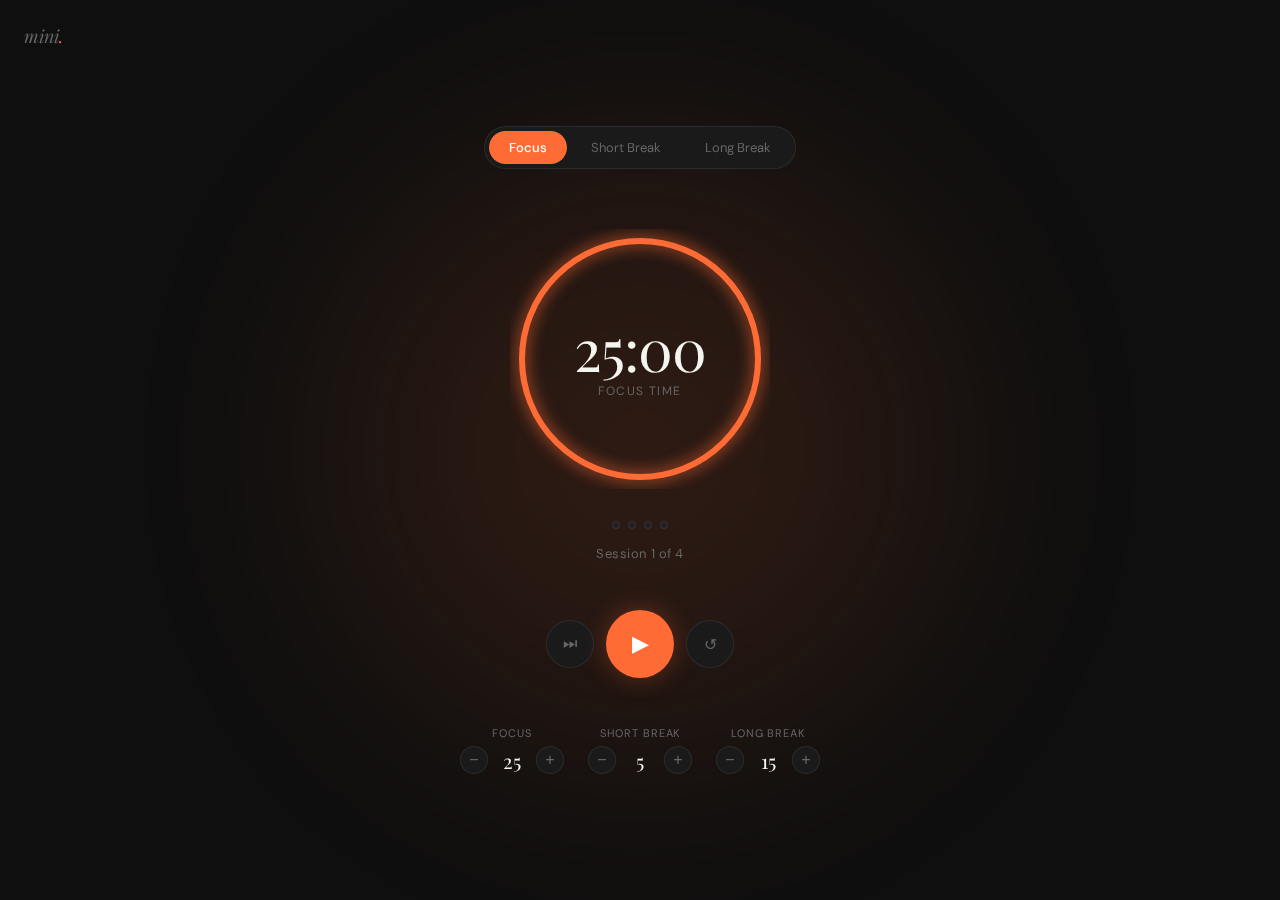
<file: pomodoro.html>
<!DOCTYPE html>
<html lang="en">
<head>
<meta charset="UTF-8">
<meta name="viewport" content="width=device-width, initial-scale=1.0">
<title>Focus Timer</title>
<link href="https://fonts.googleapis.com/css2?family=Playfair+Display:ital,wght@0,400;0,700;1,400&family=DM+Sans:wght@300;400;500&display=swap" rel="stylesheet">
<style>
  *, *::before, *::after { box-sizing: border-box; margin: 0; padding: 0; }

  :root {
    --bg: #0f0f0f;
    --surface: #1a1a1a;
    --surface2: #222;
    --border: rgba(255,255,255,0.08);
    --text: #f5f5f0;
    --sub: #666;
    --sub2: #444;
    --focus: #ff6b35;
    --break: #4ade80;
    --long: #60a5fa;
    --accent: var(--focus);
  }

  body {
    background: var(--bg);
    font-family: 'DM Sans', sans-serif;
    color: var(--text);
    min-height: 100vh;
    display: flex;
    flex-direction: column;
    align-items: center;
    justify-content: center;
    padding: 40px 20px;
    position: relative;
    overflow: hidden;
  }

  .glow {
    position: fixed;
    width: 600px; height: 600px;
    border-radius: 50%;
    filter: blur(120px);
    pointer-events: none;
    opacity: 0.12;
    top: 50%; left: 50%;
    transform: translate(-50%, -50%);
    background: var(--accent);
    transition: background 1s ease;
  }

  .nav-home {
    position: fixed;
    top: 24px; left: 24px;
    font-family: 'Playfair Display', serif;
    font-style: italic;
    font-size: 18px;
    color: var(--sub);
    text-decoration: none;
    transition: color 0.15s;
  }
  .nav-home:hover { color: var(--text); }
  .nav-home span { color: var(--focus); }

  /* Mode tabs */
  .modes {
    display: flex;
    gap: 4px;
    background: var(--surface);
    border-radius: 100px;
    padding: 4px;
    border: 1px solid var(--border);
    margin-bottom: 60px;
    position: relative;
    z-index: 1;
  }

  .mode-btn {
    background: none;
    border: none;
    color: var(--sub);
    font-family: 'DM Sans', sans-serif;
    font-size: 13px;
    padding: 8px 20px;
    border-radius: 100px;
    cursor: pointer;
    transition: all 0.2s;
    white-space: nowrap;
  }

  .mode-btn.active {
    background: var(--accent);
    color: #fff;
    font-weight: 500;
  }

  /* Timer ring */
  .timer-wrap {
    position: relative;
    z-index: 1;
    display: flex;
    flex-direction: column;
    align-items: center;
    margin-bottom: 48px;
  }

  .ring-container {
    position: relative;
    width: 260px;
    height: 260px;
    margin-bottom: 32px;
  }

  svg.ring {
    width: 100%;
    height: 100%;
    transform: rotate(-90deg);
  }

  .ring-bg {
    fill: none;
    stroke: var(--surface2);
    stroke-width: 6;
  }

  .ring-progress {
    fill: none;
    stroke: var(--accent);
    stroke-width: 6;
    stroke-linecap: round;
    transition: stroke-dashoffset 1s linear, stroke 0.5s ease;
    filter: drop-shadow(0 0 8px var(--accent));
  }

  .timer-center {
    position: absolute;
    inset: 0;
    display: flex;
    flex-direction: column;
    align-items: center;
    justify-content: center;
  }

  .timer-display {
    font-family: 'Playfair Display', serif;
    font-size: 58px;
    font-weight: 400;
    letter-spacing: -0.02em;
    line-height: 1;
    color: var(--text);
  }

  .timer-label {
    font-size: 12px;
    color: var(--sub);
    letter-spacing: 0.12em;
    text-transform: uppercase;
    margin-top: 6px;
  }

  /* Session dots */
  .session-dots {
    display: flex;
    gap: 8px;
    margin-bottom: 16px;
  }

  .sdot {
    width: 8px; height: 8px;
    border-radius: 50%;
    background: var(--surface2);
    border: 1px solid var(--border);
    transition: all 0.3s;
  }

  .sdot.done { background: var(--accent); border-color: var(--accent); }

  .session-info {
    font-size: 13px;
    color: var(--sub);
    letter-spacing: 0.04em;
  }

  /* Controls */
  .controls {
    display: flex;
    gap: 12px;
    align-items: center;
    position: relative;
    z-index: 1;
  }

  .ctrl-btn {
    border: none;
    cursor: pointer;
    border-radius: 50%;
    display: flex;
    align-items: center;
    justify-content: center;
    transition: all 0.15s;
    font-size: 18px;
  }

  .ctrl-btn.secondary {
    width: 48px; height: 48px;
    background: var(--surface);
    color: var(--sub);
    border: 1px solid var(--border);
    font-size: 16px;
  }

  .ctrl-btn.secondary:hover { color: var(--text); border-color: var(--sub2); }

  .ctrl-btn.primary {
    width: 68px; height: 68px;
    background: var(--accent);
    color: #fff;
    font-size: 22px;
    box-shadow: 0 0 24px rgba(255,107,53,0.3);
  }

  .ctrl-btn.primary:hover { transform: scale(1.06); }
  .ctrl-btn.primary:active { transform: scale(0.95); }

  /* Settings */
  .settings {
    position: relative;
    z-index: 1;
    margin-top: 48px;
    display: flex;
    gap: 24px;
    flex-wrap: wrap;
    justify-content: center;
  }

  .setting-item {
    display: flex;
    flex-direction: column;
    align-items: center;
    gap: 6px;
  }

  .setting-label {
    font-size: 11px;
    color: var(--sub);
    letter-spacing: 0.08em;
    text-transform: uppercase;
  }

  .setting-val {
    display: flex;
    align-items: center;
    gap: 8px;
  }

  .setting-btn {
    background: var(--surface);
    border: 1px solid var(--border);
    color: var(--sub);
    width: 28px; height: 28px;
    border-radius: 50%;
    cursor: pointer;
    font-size: 16px;
    display: flex;
    align-items: center;
    justify-content: center;
    transition: all 0.12s;
    line-height: 1;
  }

  .setting-btn:hover { color: var(--text); border-color: var(--sub2); }

  .setting-num {
    font-family: 'Playfair Display', serif;
    font-size: 20px;
    color: var(--text);
    min-width: 32px;
    text-align: center;
  }

  @keyframes fadeUp {
    from { opacity: 0; transform: translateY(16px); }
    to   { opacity: 1; transform: translateY(0); }
  }

  .timer-wrap { animation: fadeUp 0.5s ease both; }
  .modes { animation: fadeUp 0.5s 0.05s ease both; }
  .controls { animation: fadeUp 0.5s 0.1s ease both; }
  .settings { animation: fadeUp 0.5s 0.15s ease both; }
</style>
</head>
<body>

<div class="glow" id="glow"></div>
<a href="index.html" class="nav-home">mini<span>.</span></a>

<div class="modes">
  <button class="mode-btn active" onclick="setMode('focus')">Focus</button>
  <button class="mode-btn" onclick="setMode('short')">Short Break</button>
  <button class="mode-btn" onclick="setMode('long')">Long Break</button>
</div>

<div class="timer-wrap">
  <div class="ring-container">
    <svg class="ring" viewBox="0 0 260 260">
      <circle class="ring-bg" cx="130" cy="130" r="118"/>
      <circle class="ring-progress" id="ring" cx="130" cy="130" r="118"
        stroke-dasharray="741.42"
        stroke-dashoffset="0"/>
    </svg>
    <div class="timer-center">
      <div class="timer-display" id="timer-display">25:00</div>
      <div class="timer-label" id="timer-label">Focus time</div>
    </div>
  </div>

  <div class="session-dots" id="session-dots"></div>
  <div class="session-info" id="session-info">Session 1 of 4</div>
</div>

<div class="controls">
  <button class="ctrl-btn secondary" onclick="skipSession()" title="Skip">⏭</button>
  <button class="ctrl-btn primary" id="play-btn" onclick="toggleTimer()">▶</button>
  <button class="ctrl-btn secondary" onclick="resetTimer()" title="Reset">↺</button>
</div>

<div class="settings">
  <div class="setting-item">
    <div class="setting-label">Focus</div>
    <div class="setting-val">
      <button class="setting-btn" onclick="adjustSetting('focus', -5)">−</button>
      <div class="setting-num" id="s-focus">25</div>
      <button class="setting-btn" onclick="adjustSetting('focus', 5)">+</button>
    </div>
  </div>
  <div class="setting-item">
    <div class="setting-label">Short Break</div>
    <div class="setting-val">
      <button class="setting-btn" onclick="adjustSetting('short', -1)">−</button>
      <div class="setting-num" id="s-short">5</div>
      <button class="setting-btn" onclick="adjustSetting('short', 1)">+</button>
    </div>
  </div>
  <div class="setting-item">
    <div class="setting-label">Long Break</div>
    <div class="setting-val">
      <button class="setting-btn" onclick="adjustSetting('long', -5)">−</button>
      <div class="setting-num" id="s-long">15</div>
      <button class="setting-btn" onclick="adjustSetting('long', 5)">+</button>
    </div>
  </div>
</div>

<script>
  const CIRCUMFERENCE = 741.42;
  const COLORS = { focus: '#ff6b35', short: '#4ade80', long: '#60a5fa' };
  const LABELS = { focus: 'Focus time', short: 'Short break', long: 'Long break' };

  let settings = { focus: 25, short: 5, long: 15 };
  let mode = 'focus';
  let running = false;
  let remaining = 0;
  let total = 0;
  let interval = null;
  let session = 1;
  const SESSIONS = 4;

  function setMode(m) {
    mode = m;
    document.querySelectorAll('.mode-btn').forEach((b, i) => {
      b.classList.toggle('active', ['focus','short','long'][i] === m);
    });
    document.documentElement.style.setProperty('--accent', COLORS[m]);
    document.getElementById('glow').style.background = COLORS[m];
    resetTimer();
    updateLabel();
  }

  function updateLabel() {
    document.getElementById('timer-label').textContent = LABELS[mode];
  }

  function getMins() { return settings[mode]; }

  function resetTimer() {
    clearInterval(interval);
    running = false;
    total = getMins() * 60;
    remaining = total;
    document.getElementById('play-btn').textContent = '▶';
    updateDisplay();
    updateRing();
  }

  function toggleTimer() {
    if (running) {
      clearInterval(interval);
      running = false;
      document.getElementById('play-btn').textContent = '▶';
    } else {
      running = true;
      document.getElementById('play-btn').textContent = '⏸';
      interval = setInterval(tick, 1000);
    }
  }

  function tick() {
    remaining--;
    if (remaining <= 0) {
      remaining = 0;
      clearInterval(interval);
      running = false;
      document.getElementById('play-btn').textContent = '▶';
      onComplete();
    }
    updateDisplay();
    updateRing();
  }

  function onComplete() {
    if (mode === 'focus') {
      session = Math.min(session + 1, SESSIONS + 1);
      updateSessionDots();
      // Auto suggest break
      const nextMode = session > SESSIONS ? 'long' : 'short';
      setTimeout(() => setMode(nextMode), 500);
      if (session > SESSIONS) session = 1;
    } else {
      setMode('focus');
    }
    // Notification
    if (Notification.permission === 'granted') {
      new Notification('mini. Timer', { body: LABELS[mode] + ' complete!' });
    }
  }

  function skipSession() {
    clearInterval(interval);
    running = false;
    onComplete();
  }

  function updateDisplay() {
    const m = Math.floor(remaining / 60).toString().padStart(2, '0');
    const s = (remaining % 60).toString().padStart(2, '0');
    document.getElementById('timer-display').textContent = `${m}:${s}`;
    document.title = `${m}:${s} — mini.`;
  }

  function updateRing() {
    const pct = remaining / total;
    const offset = CIRCUMFERENCE * (1 - pct);
    document.getElementById('ring').style.strokeDashoffset = offset;
  }

  function updateSessionDots() {
    const dots = document.getElementById('session-dots');
    dots.innerHTML = '';
    for (let i = 1; i <= SESSIONS; i++) {
      const d = document.createElement('div');
      d.className = 'sdot' + (i < session ? ' done' : '');
      dots.appendChild(d);
    }
    document.getElementById('session-info').textContent = `Session ${Math.min(session, SESSIONS)} of ${SESSIONS}`;
  }

  function adjustSetting(key, delta) {
    settings[key] = Math.max(1, settings[key] + delta);
    document.getElementById('s-' + key).textContent = settings[key];
    if (mode === key) resetTimer();
  }

  // Request notification permission
  if ('Notification' in window && Notification.permission === 'default') {
    Notification.requestPermission();
  }

  setMode('focus');
  updateSessionDots();
</script>
</body>
</html>
</file>
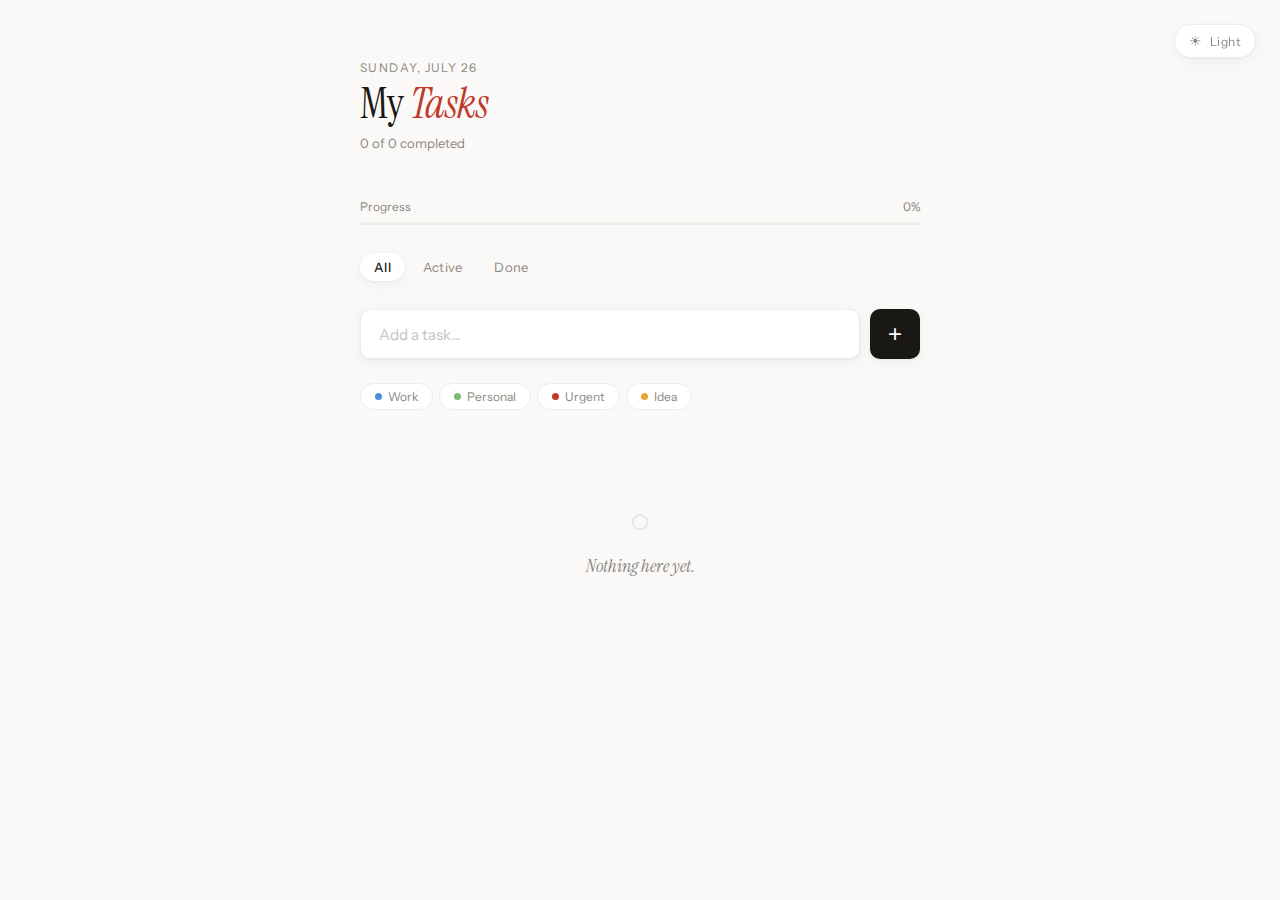
<file: task-manager.html>
<!DOCTYPE html>
<html lang="en">
<head>
<meta charset="UTF-8">
<meta name="viewport" content="width=device-width, initial-scale=1.0">
<title>Tasks</title>
<link href="https://fonts.googleapis.com/css2?family=Instrument+Serif:ital@0;1&family=Instrument+Sans:wght@400;500&display=swap" rel="stylesheet">
<style>
  *, *::before, *::after { box-sizing: border-box; margin: 0; padding: 0; }

  :root {
    --bg: #faf9f7;
    --paper: #fff;
    --ink: #1a1814;
    --ink2: #8a8680;
    --ink3: #c5c2be;
    --line: #eeece9;
    --accent: #c0392b;
    --done-color: #b0ada8;
    --shadow: 0 1px 3px rgba(0,0,0,0.06), 0 4px 16px rgba(0,0,0,0.04);
  }

  html.dark {
    --bg: #111110;
    --paper: #1c1c1a;
    --ink: #f0ede8;
    --ink2: #7a7672;
    --ink3: #4a4844;
    --line: #2a2926;
    --accent: #e05a4a;
    --done-color: #4a4844;
    --shadow: 0 1px 3px rgba(0,0,0,0.3), 0 4px 16px rgba(0,0,0,0.2);
  }

  html, body {
    height: 100%;
  }

  body {
    background: var(--bg);
    font-family: 'Instrument Sans', sans-serif;
    color: var(--ink);
    min-height: 100vh;
    display: flex;
    flex-direction: column;
    align-items: center;
    padding: 60px 20px 100px;
  }

  /* Header */
  header {
    width: 100%;
    max-width: 560px;
    margin-bottom: 48px;
    animation: fadeUp 0.5s ease both;
  }

  .date-str {
    font-size: 12px;
    letter-spacing: 0.12em;
    text-transform: uppercase;
    color: var(--ink2);
    margin-bottom: 8px;
  }

  h1 {
    font-family: 'Instrument Serif', serif;
    font-size: 42px;
    font-weight: 400;
    line-height: 1;
    color: var(--ink);
    letter-spacing: -0.01em;
  }

  h1 em {
    font-style: italic;
    color: var(--accent);
  }

  .stats {
    margin-top: 10px;
    font-size: 13px;
    color: var(--ink2);
  }

  /* Filter tabs */
  .filters {
    display: flex;
    gap: 4px;
    margin-bottom: 28px;
    width: 100%;
    max-width: 560px;
    animation: fadeUp 0.5s 0.05s ease both;
  }

  .filter-btn {
    background: none;
    border: none;
    font-family: 'Instrument Sans', sans-serif;
    font-size: 13px;
    color: var(--ink2);
    cursor: pointer;
    padding: 6px 14px;
    border-radius: 100px;
    transition: all 0.15s;
    letter-spacing: 0.02em;
  }

  .filter-btn:hover { color: var(--ink); background: var(--line); }
  .filter-btn.active {
    color: var(--ink);
    background: var(--paper);
    box-shadow: var(--shadow);
    font-weight: 500;
  }

  /* Input */
  .input-row {
    width: 100%;
    max-width: 560px;
    display: flex;
    gap: 10px;
    margin-bottom: 24px;
    animation: fadeUp 0.5s 0.1s ease both;
  }

  .task-input {
    flex: 1;
    background: var(--paper);
    border: 1.5px solid var(--line);
    border-radius: 10px;
    padding: 14px 18px;
    font-family: 'Instrument Sans', sans-serif;
    font-size: 15px;
    color: var(--ink);
    outline: none;
    transition: border-color 0.15s, box-shadow 0.15s;
    box-shadow: var(--shadow);
  }

  .task-input::placeholder { color: var(--ink3); }

  .task-input:focus {
    border-color: var(--accent);
    box-shadow: 0 0 0 3px rgba(192,57,43,0.08), var(--shadow);
  }

  .add-btn {
    background: var(--ink);
    color: #fff;
    border: none;
    border-radius: 10px;
    width: 50px;
    height: 50px;
    font-size: 24px;
    cursor: pointer;
    display: flex;
    align-items: center;
    justify-content: center;
    transition: all 0.15s;
    flex-shrink: 0;
    box-shadow: var(--shadow);
    line-height: 1;
  }

  .add-btn:hover { background: var(--accent); transform: scale(1.05); }
  .add-btn:active { transform: scale(0.96); }

  /* Category selector */
  .cat-row {
    display: flex;
    gap: 6px;
    width: 100%;
    max-width: 560px;
    margin-bottom: 28px;
    animation: fadeUp 0.5s 0.12s ease both;
    flex-wrap: wrap;
  }

  .cat-chip {
    border: 1.5px solid var(--line);
    background: var(--paper);
    border-radius: 100px;
    padding: 5px 14px;
    font-size: 12px;
    font-family: 'Instrument Sans', sans-serif;
    color: var(--ink2);
    cursor: pointer;
    transition: all 0.12s;
    display: flex;
    align-items: center;
    gap: 6px;
  }

  .cat-chip .dot {
    width: 7px;
    height: 7px;
    border-radius: 50%;
  }

  .cat-chip:hover { border-color: var(--ink3); color: var(--ink); }
  .cat-chip.selected {
    background: var(--ink);
    border-color: var(--ink);
    color: #fff;
  }
  .cat-chip.selected .dot { background: #fff !important; }

  /* Task list */
  .task-list {
    width: 100%;
    max-width: 560px;
    display: flex;
    flex-direction: column;
    gap: 2px;
  }

  /* Section label */
  .section-label {
    font-size: 11px;
    letter-spacing: 0.1em;
    text-transform: uppercase;
    color: var(--ink3);
    margin: 20px 0 8px 4px;
    font-weight: 500;
  }

  .section-label:first-child { margin-top: 0; }

  /* Task item */
  .task-item {
    background: var(--paper);
    border-radius: 10px;
    padding: 14px 16px;
    display: flex;
    align-items: center;
    gap: 14px;
    border: 1.5px solid transparent;
    transition: all 0.2s ease;
    cursor: default;
    animation: slideIn 0.25s ease both;
    position: relative;
    group: true;
  }

  .task-item:hover {
    border-color: var(--line);
    box-shadow: var(--shadow);
  }

  @keyframes slideIn {
    from { opacity: 0; transform: translateY(-8px); }
    to   { opacity: 1; transform: translateY(0); }
  }

  @keyframes fadeUp {
    from { opacity: 0; transform: translateY(12px); }
    to   { opacity: 1; transform: translateY(0); }
  }

  @keyframes strikeIn {
    from { width: 0; }
    to   { width: 100%; }
  }

  /* Checkbox */
  .check {
    width: 20px;
    height: 20px;
    border-radius: 50%;
    border: 1.5px solid var(--ink3);
    cursor: pointer;
    flex-shrink: 0;
    display: flex;
    align-items: center;
    justify-content: center;
    transition: all 0.15s;
    position: relative;
  }

  .check:hover { border-color: var(--accent); }

  .check.done {
    background: var(--ink3);
    border-color: var(--ink3);
  }

  .check.done::after {
    content: '';
    width: 5px;
    height: 9px;
    border: 1.5px solid white;
    border-top: none;
    border-left: none;
    transform: rotate(40deg) translateY(-1px);
    display: block;
  }

  /* Task text */
  .task-body {
    flex: 1;
    min-width: 0;
  }

  .task-text {
    font-size: 15px;
    color: var(--ink);
    line-height: 1.4;
    white-space: nowrap;
    overflow: hidden;
    text-overflow: ellipsis;
    position: relative;
    display: inline-block;
    max-width: 100%;
  }

  .task-text::after {
    content: '';
    position: absolute;
    left: 0;
    top: 50%;
    height: 1.5px;
    background: var(--ink2);
    width: 0;
    transition: width 0.3s ease;
  }

  .task-item.done .task-text {
    color: var(--done-color);
  }

  .task-item.done .task-text::after {
    width: 100%;
  }

  .task-meta {
    font-size: 11px;
    color: var(--ink3);
    margin-top: 2px;
    display: flex;
    align-items: center;
    gap: 8px;
  }

  .cat-badge {
    display: inline-flex;
    align-items: center;
    gap: 4px;
    font-size: 11px;
  }

  .cat-badge .dot {
    width: 6px;
    height: 6px;
    border-radius: 50%;
  }

  /* Task actions */
  .task-actions {
    display: flex;
    gap: 4px;
    opacity: 0;
    transition: opacity 0.15s;
  }

  .task-item:hover .task-actions { opacity: 1; }

  .action-btn {
    background: none;
    border: none;
    cursor: pointer;
    color: var(--ink3);
    padding: 4px 6px;
    border-radius: 6px;
    font-size: 14px;
    transition: all 0.12s;
    line-height: 1;
  }

  .action-btn:hover { color: var(--accent); background: rgba(192,57,43,0.06); }

  /* Empty state */
  .empty {
    text-align: center;
    padding: 60px 20px;
    color: var(--ink3);
    animation: fadeUp 0.4s ease both;
  }

  .empty-icon {
    font-size: 36px;
    margin-bottom: 12px;
    opacity: 0.4;
  }

  .empty p {
    font-family: 'Instrument Serif', serif;
    font-style: italic;
    font-size: 18px;
    color: var(--ink2);
  }

  /* Progress bar */
  .progress-wrap {
    width: 100%;
    max-width: 560px;
    margin-bottom: 28px;
    animation: fadeUp 0.5s 0.15s ease both;
  }

  .progress-row {
    display: flex;
    justify-content: space-between;
    align-items: center;
    margin-bottom: 8px;
    font-size: 12px;
    color: var(--ink2);
  }

  .progress-bar {
    height: 3px;
    background: var(--line);
    border-radius: 100px;
    overflow: hidden;
  }

  .progress-fill {
    height: 100%;
    background: var(--accent);
    border-radius: 100px;
    transition: width 0.4s cubic-bezier(0.4, 0, 0.2, 1);
  }

  /* Theme toggle */
  .theme-toggle {
    position: fixed;
    top: 24px;
    right: 24px;
    background: var(--paper);
    border: 1.5px solid var(--line);
    border-radius: 100px;
    padding: 7px 14px;
    font-family: 'Instrument Sans', sans-serif;
    font-size: 12px;
    color: var(--ink2);
    cursor: pointer;
    display: flex;
    align-items: center;
    gap: 7px;
    transition: all 0.2s ease;
    box-shadow: var(--shadow);
    letter-spacing: 0.04em;
    z-index: 100;
  }

  .theme-toggle:hover {
    color: var(--ink);
    border-color: var(--ink3);
  }

  .theme-toggle .toggle-icon {
    font-size: 14px;
    transition: transform 0.4s ease;
  }

  html.dark .theme-toggle .toggle-icon {
    transform: rotate(180deg);
  }

  /* Smooth theme transition */
  body, .task-item, .task-input, .add-btn, .filter-btn, .cat-chip, .theme-toggle {
    transition: background 0.25s ease, color 0.25s ease, border-color 0.25s ease, box-shadow 0.25s ease;
  }

  /* Scrollbar */
  ::-webkit-scrollbar { width: 4px; }
  ::-webkit-scrollbar-track { background: transparent; }
  ::-webkit-scrollbar-thumb { background: var(--ink3); border-radius: 4px; }
</style>
</head>
<body>

<button class="theme-toggle" onclick="toggleTheme()" id="theme-btn">
  <span class="toggle-icon">☀︎</span>
  <span id="theme-label">Light</span>
</button>

<header>
  <div class="date-str" id="date-str"></div>
  <h1>My <em>Tasks</em></h1>
  <div class="stats" id="stats"></div>
</header>

<div class="progress-wrap">
  <div class="progress-row">
    <span>Progress</span>
    <span id="progress-pct">0%</span>
  </div>
  <div class="progress-bar">
    <div class="progress-fill" id="progress-fill" style="width:0%"></div>
  </div>
</div>

<div class="filters">
  <button class="filter-btn active" data-filter="all" onclick="setFilter('all')">All</button>
  <button class="filter-btn" data-filter="active" onclick="setFilter('active')">Active</button>
  <button class="filter-btn" data-filter="done" onclick="setFilter('done')">Done</button>
</div>

<div class="input-row">
  <input class="task-input" id="task-input" placeholder="Add a task…" maxlength="120" />
  <button class="add-btn" onclick="addTask()" title="Add task">+</button>
</div>

<div class="cat-row" id="cat-row"></div>

<div class="task-list" id="task-list"></div>

<script>
  const CATEGORIES = [
    { id: 'work',     label: 'Work',     color: '#4A90D9' },
    { id: 'personal', label: 'Personal', color: '#7CB87A' },
    { id: 'urgent',   label: 'Urgent',   color: '#c0392b' },
    { id: 'idea',     label: 'Idea',     color: '#E8A838' },
  ];

  let tasks = JSON.parse(localStorage.getItem('tasks_v1') || '[]');
  let selectedCat = null;
  let currentFilter = 'all';

  // Theme
  const isDark = localStorage.getItem('theme') === 'dark';
  if (isDark) applyDark(true);

  function applyDark(dark) {
    document.documentElement.classList.toggle('dark', dark);
    document.getElementById('theme-label').textContent = dark ? 'Dark' : 'Light';
  }

  function toggleTheme() {
    const nowDark = document.documentElement.classList.contains('dark');
    applyDark(!nowDark);
    localStorage.setItem('theme', !nowDark ? 'dark' : 'light');
  }

  // Date
  const d = new Date();
  document.getElementById('date-str').textContent = d.toLocaleDateString('en-US', { weekday: 'long', month: 'long', day: 'numeric' });

  // Build category chips
  function buildCatRow() {
    const row = document.getElementById('cat-row');
    row.innerHTML = '';
    CATEGORIES.forEach(cat => {
      const chip = document.createElement('button');
      chip.className = 'cat-chip' + (selectedCat === cat.id ? ' selected' : '');
      chip.onclick = () => { selectedCat = selectedCat === cat.id ? null : cat.id; buildCatRow(); };
      chip.innerHTML = `<span class="dot" style="background:${selectedCat === cat.id ? '#fff' : cat.color}"></span>${cat.label}`;
      row.appendChild(chip);
    });
  }

  function save() { localStorage.setItem('tasks_v1', JSON.stringify(tasks)); }

  function addTask() {
    const input = document.getElementById('task-input');
    const text = input.value.trim();
    if (!text) { input.focus(); return; }
    tasks.unshift({ id: Date.now(), text, done: false, cat: selectedCat, created: Date.now() });
    save();
    input.value = '';
    input.focus();
    render();
  }

  function toggleDone(id) {
    const t = tasks.find(t => t.id === id);
    if (t) { t.done = !t.done; save(); render(); }
  }

  function deleteTask(id) {
    const el = document.querySelector(`[data-id="${id}"]`);
    if (el) {
      el.style.transition = 'all 0.2s ease';
      el.style.opacity = '0';
      el.style.transform = 'translateX(12px)';
      setTimeout(() => { tasks = tasks.filter(t => t.id !== id); save(); render(); }, 200);
    }
  }

  function setFilter(f) {
    currentFilter = f;
    document.querySelectorAll('.filter-btn').forEach(b => b.classList.toggle('active', b.dataset.filter === f));
    render();
  }

  function getCat(id) { return CATEGORIES.find(c => c.id === id); }

  function timeAgo(ts) {
    const diff = Date.now() - ts;
    const m = Math.floor(diff / 60000);
    if (m < 1) return 'just now';
    if (m < 60) return `${m}m ago`;
    const h = Math.floor(m / 60);
    if (h < 24) return `${h}h ago`;
    return `${Math.floor(h/24)}d ago`;
  }

  function render() {
    const list = document.getElementById('task-list');

    let filtered = tasks;
    if (currentFilter === 'active') filtered = tasks.filter(t => !t.done);
    if (currentFilter === 'done')   filtered = tasks.filter(t => t.done);

    const total = tasks.length;
    const done = tasks.filter(t => t.done).length;
    const pct = total === 0 ? 0 : Math.round((done / total) * 100);

    document.getElementById('stats').textContent = `${done} of ${total} completed`;
    document.getElementById('progress-pct').textContent = `${pct}%`;
    document.getElementById('progress-fill').style.width = pct + '%';

    if (filtered.length === 0) {
      const msgs = { all: 'Nothing here yet.', active: 'All done!', done: 'Nothing completed yet.' };
      list.innerHTML = `<div class="empty"><div class="empty-icon">${currentFilter === 'done' ? '✓' : '○'}</div><p>${msgs[currentFilter]}</p></div>`;
      return;
    }

    const active = filtered.filter(t => !t.done);
    const doneList = filtered.filter(t => t.done);

    list.innerHTML = '';

    const renderSection = (items, label) => {
      if (items.length === 0) return;
      if (label) {
        const lbl = document.createElement('div');
        lbl.className = 'section-label';
        lbl.textContent = label;
        list.appendChild(lbl);
      }
      items.forEach((t, i) => {
        const cat = getCat(t.cat);
        const el = document.createElement('div');
        el.className = 'task-item' + (t.done ? ' done' : '');
        el.setAttribute('data-id', t.id);
        el.style.animationDelay = `${i * 0.03}s`;

        el.innerHTML = `
          <div class="check ${t.done ? 'done' : ''}" onclick="toggleDone(${t.id})"></div>
          <div class="task-body">
            <div class="task-text">${escHtml(t.text)}</div>
            <div class="task-meta">
              <span>${timeAgo(t.created)}</span>
              ${cat ? `<span class="cat-badge"><span class="dot" style="background:${cat.color}"></span>${cat.label}</span>` : ''}
            </div>
          </div>
          <div class="task-actions">
            <button class="action-btn" onclick="deleteTask(${t.id})" title="Delete">✕</button>
          </div>
        `;
        list.appendChild(el);
      });
    };

    if (currentFilter === 'all') {
      renderSection(active, active.length && doneList.length ? 'To do' : null);
      renderSection(doneList, doneList.length && active.length ? 'Completed' : null);
    } else {
      renderSection(filtered, null);
    }
  }

  function escHtml(s) {
    return s.replace(/&/g,'&amp;').replace(/</g,'&lt;').replace(/>/g,'&gt;').replace(/"/g,'&quot;');
  }

  // Enter to add
  document.getElementById('task-input').addEventListener('keydown', e => {
    if (e.key === 'Enter') addTask();
  });

  buildCatRow();
  render();
</script>
</body>
</html>
</file>
